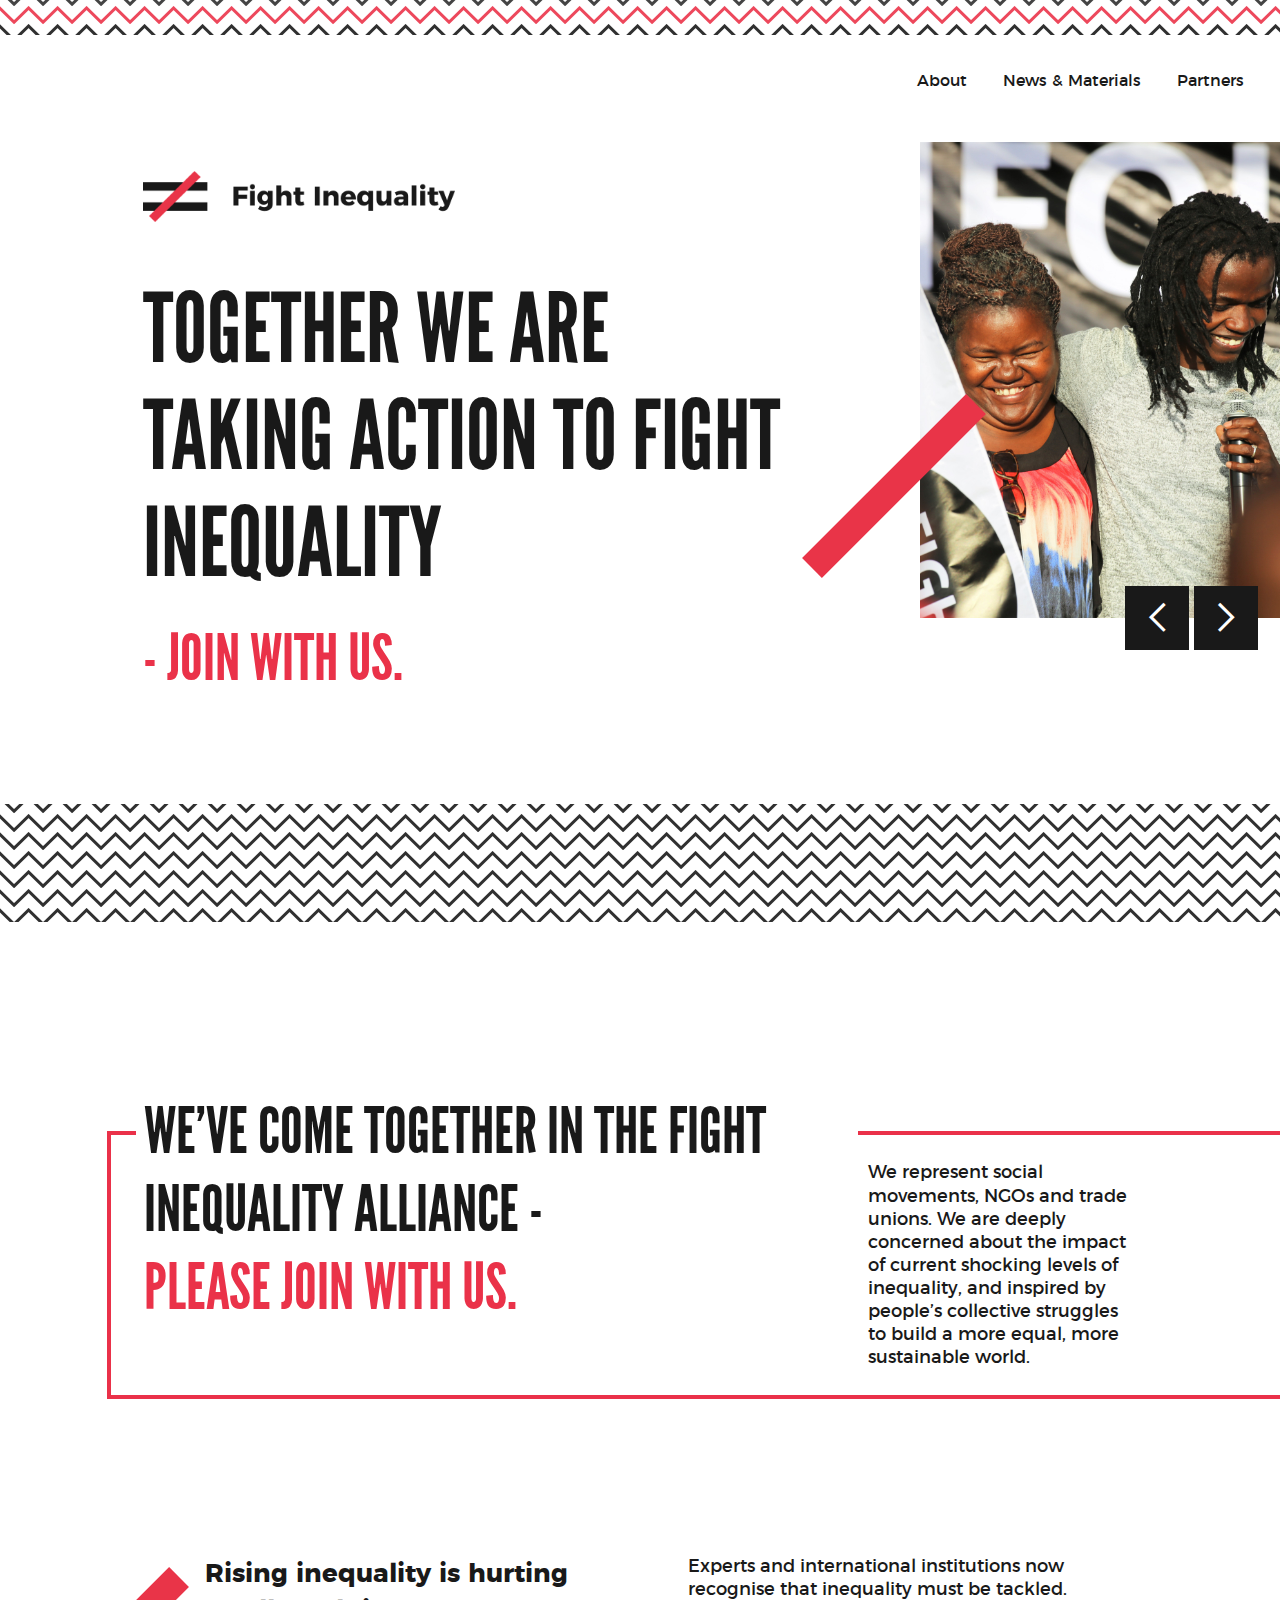
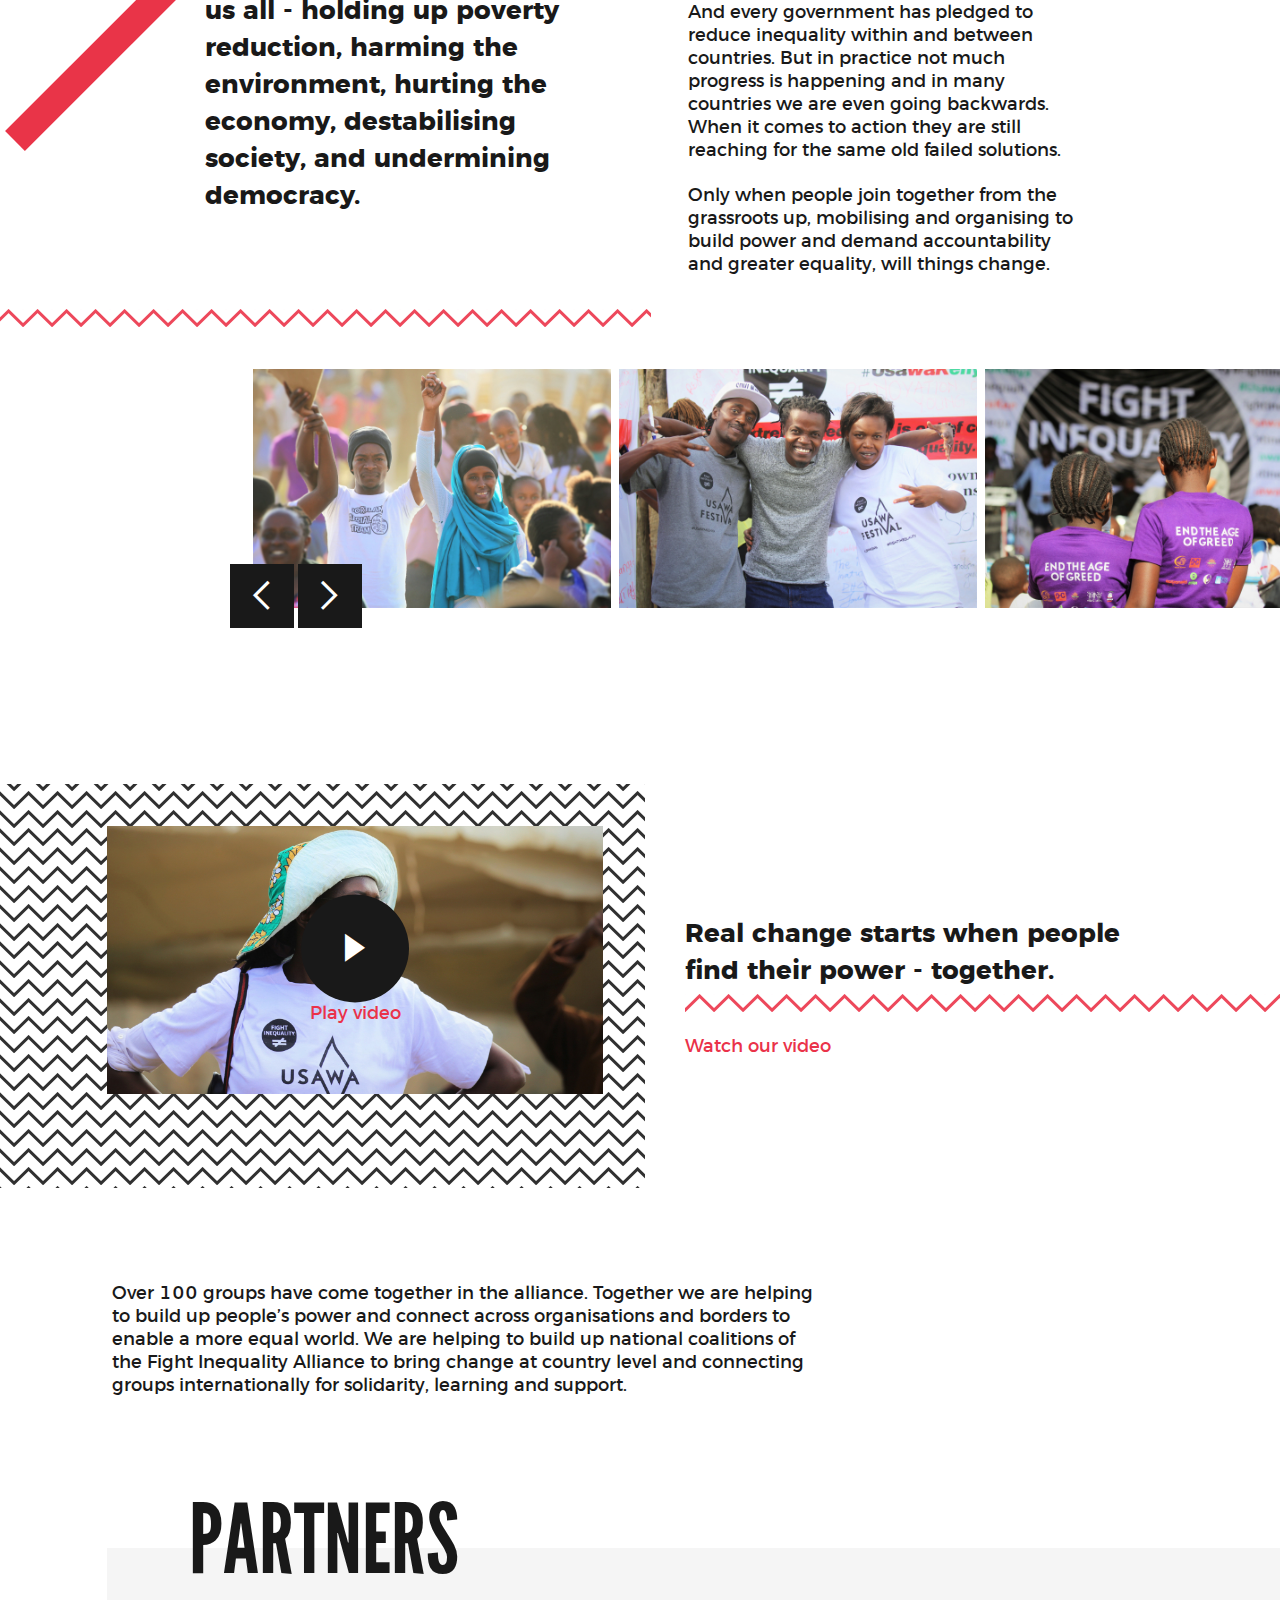
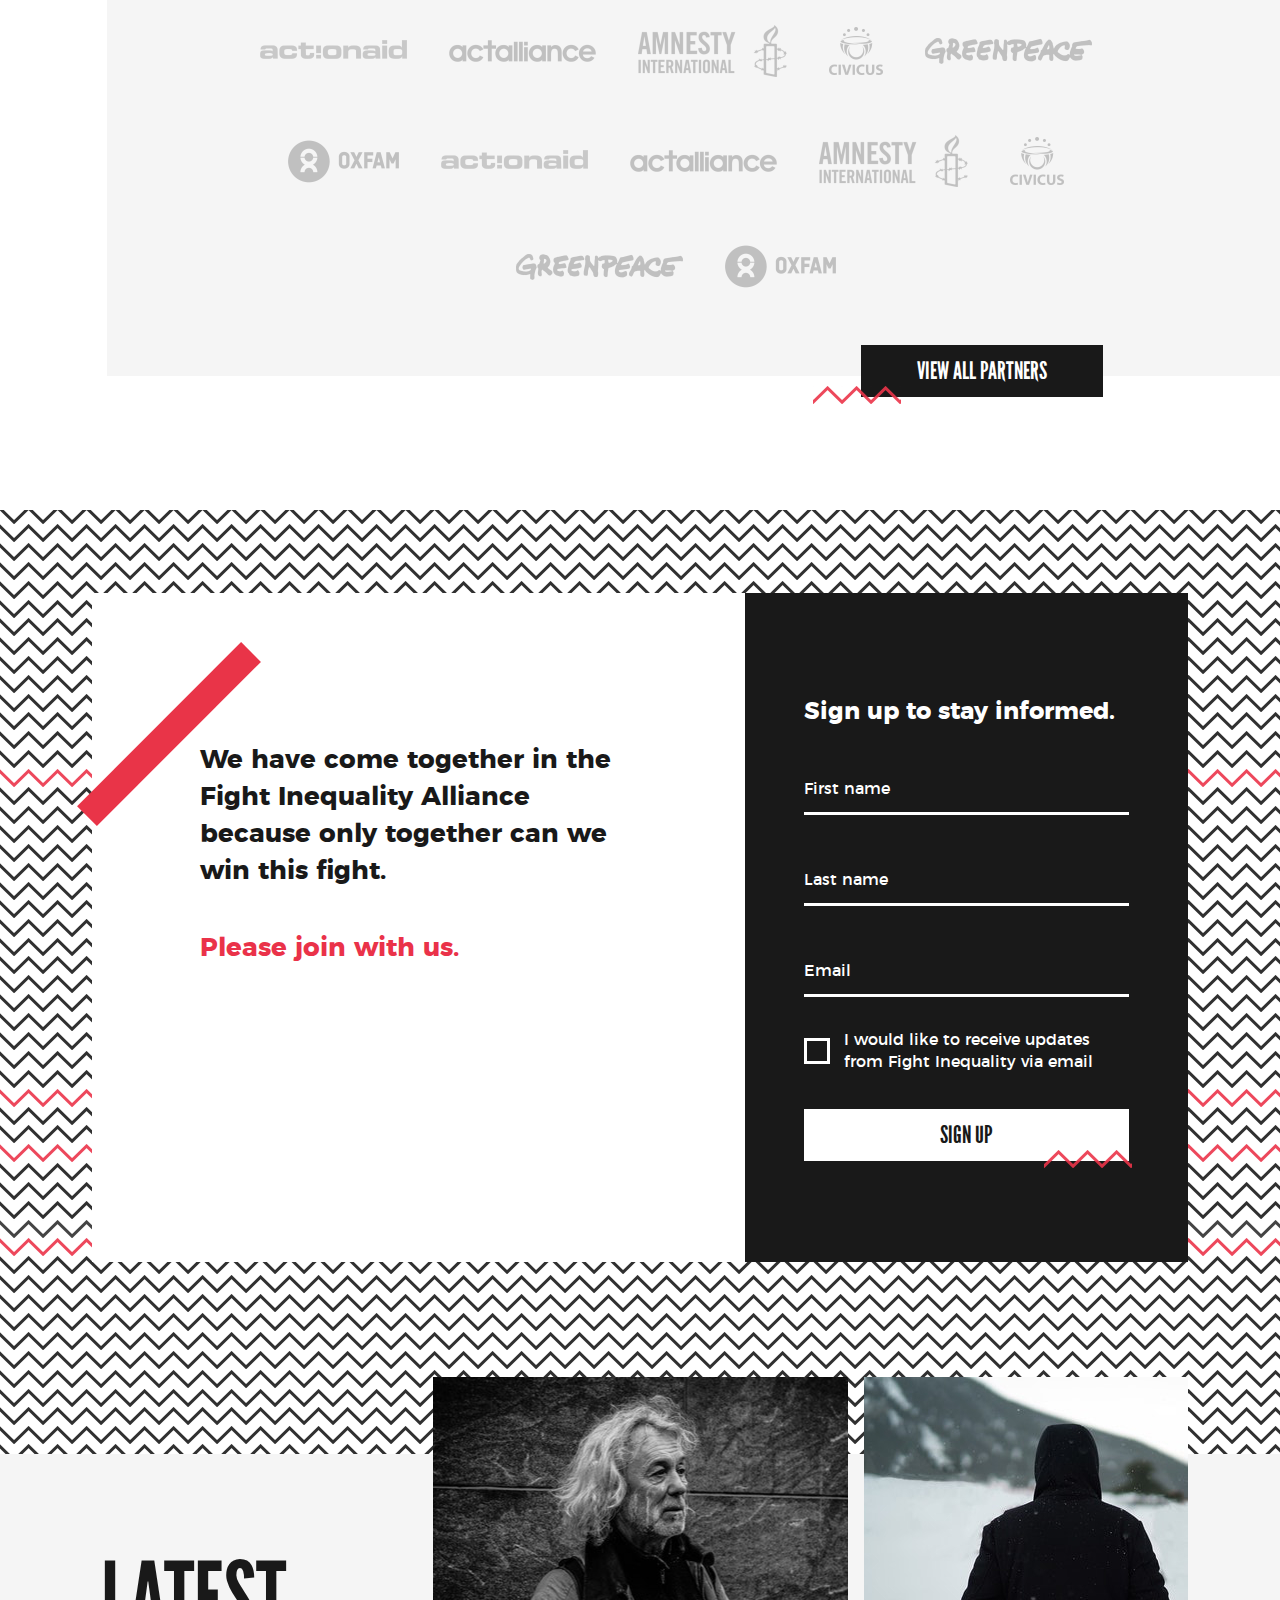
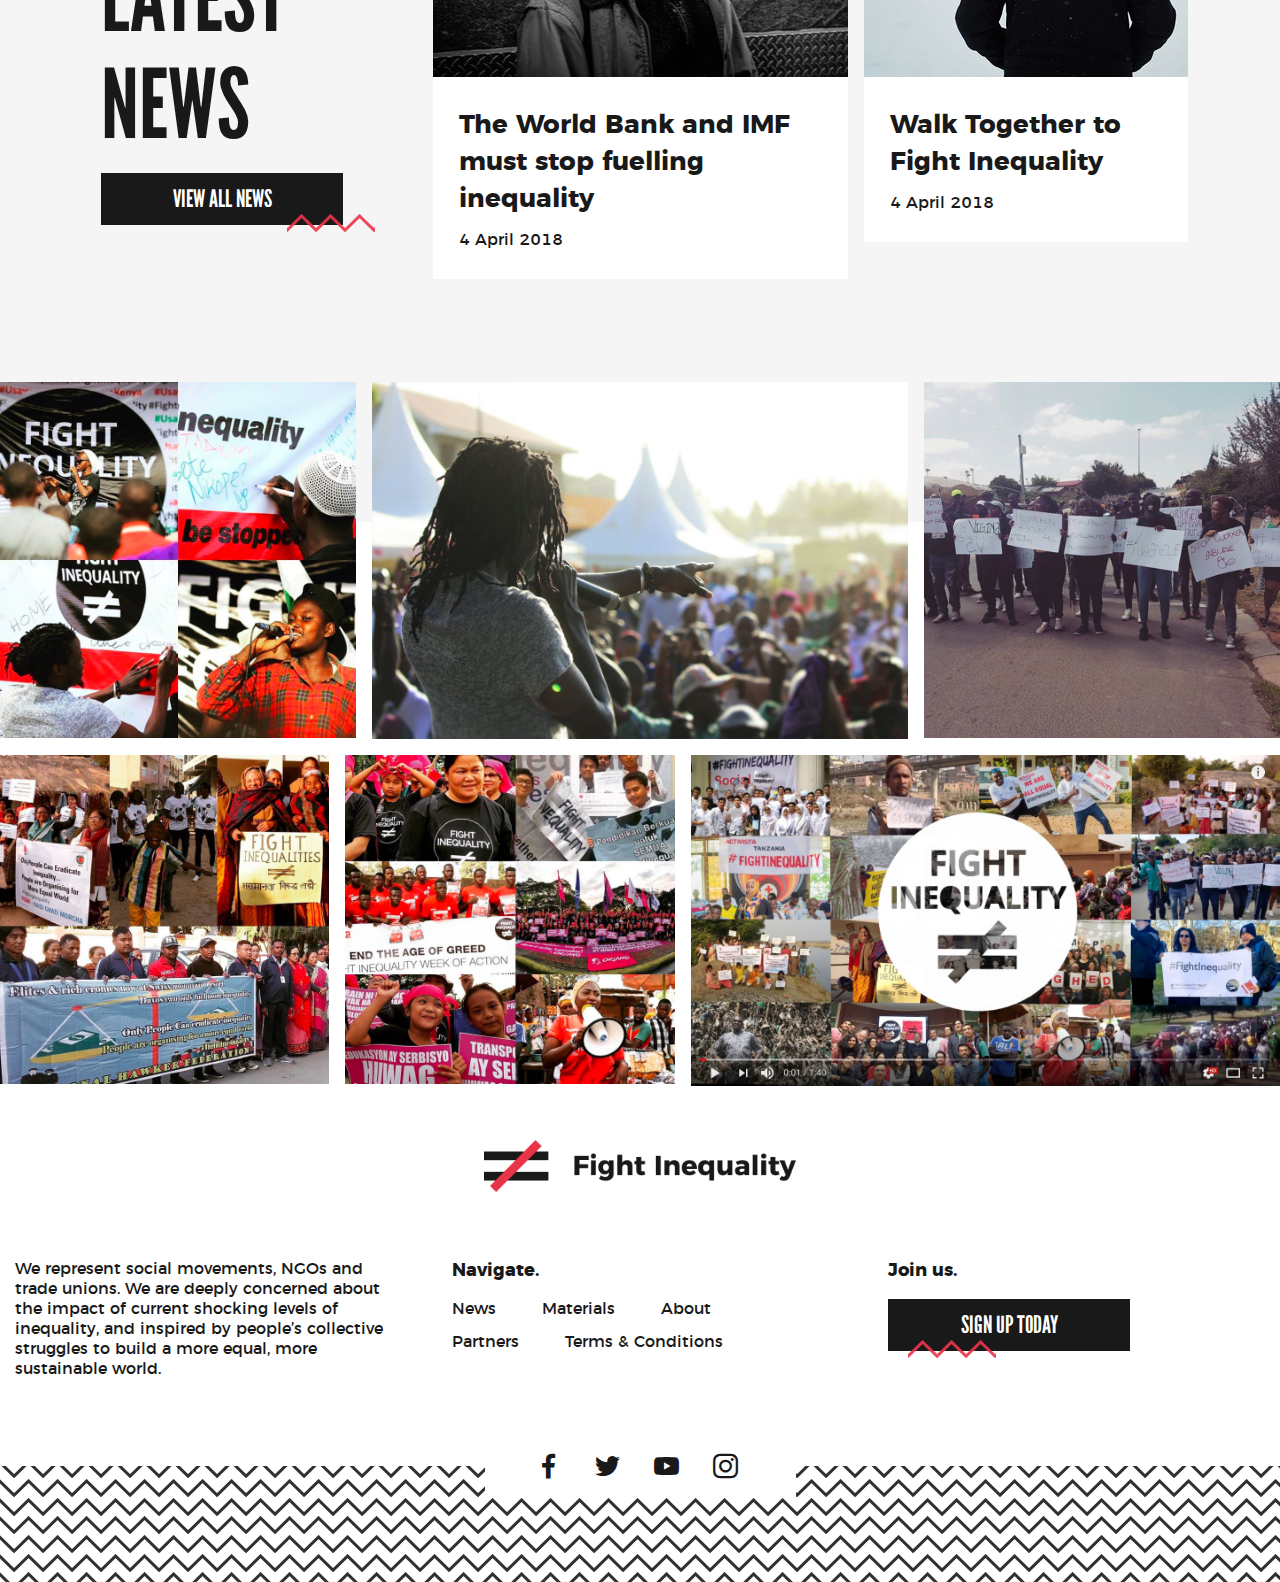
<file: index.html>
<!DOCTYPE html>
<html>
<head>
  <meta charset="utf-8">
  <meta name="viewport" content="width=device-width, initial-scale=1.0">
  <title>FightInequality</title>
  <!-- <link href="https://fonts.googleapis.com/css?family=Oswald" rel="stylesheet">  -->
  <link media="all" rel="stylesheet" href="css/main.css">
  <script src="http://ajax.googleapis.com/ajax/libs/jquery/3.2.1/jquery.min.js" defer></script>
  <script>window.jQuery || document.write('<script src="js/jquery-3.2.1.min.js" defer><\/script>')</script>
  <script src="js/jquery.main.js" defer></script>
</head>
<body>
  <div id="wrapper">
    <header id="header" class="home">
      <div class="container">
        <div class="logo hide"><a href="#"><img src="images/logo.png" alt="fight inequality"></a></div>
        <nav id="nav">
          <a href="#" class="nav-opener"><span></span></a>
          <div class="nav-drop">
            <ul>
              <li><a href="about.html">About</a></li>
              <li><a href="news.html">News &amp; Materials</a></li>
              <li><a href="partners.html">Partners</a></li>
            </ul>
          </div>
        </nav>
      </div>
    </header>
    <main id="main">
      <span class="bg-pattern"></span>
      <div class="visual-holder">
        <div class="container">
          <div class="text-holder">
            <div class="logo"><a href="/"><img src="images/logo.png" alt="Fight Inequality"></a></div>
            <div class="text-wrap">
              <h1>Together We Are Taking Action to fight inequality</h1>
              <h2><a href="#join">- Join With Us.</a></h2>
            </div>
          </div>
          <div class="carousel-holder">
            <div class="carousel">
              <div>
                <img src="images/img01.jpg" alt="img-description">
              </div>
              <div>
                <img src="images/img01.jpg" alt="img-description">
              </div>
              <div>
                <img src="images/img01.jpg" alt="img-description">
              </div>
            </div>
            <span class="brand-element"></span>
          </div>
        </div>
      </div>
      <div class="intro-block">
        <div class="container">
          <div class="text-holder">
            <div class="align-l">
              <h2>We’ve come together in the Fight Inequality Alliance -<br><a href="#join">please join with us.</a></h2>
            </div>
            <div class="align-r">
              <p>We represent social movements, NGOs and trade unions. We are deeply concerned about the impact of current shocking levels of inequality, and inspired by people’s collective struggles to build a more equal, more sustainable world. </p>
            </div>
          </div>
        </div>
      </div>
      <div class="info-block">
        <div class="container">
          <span class="brand-element"></span>
          <div class="text-holder">
            <div class="align-l">
              <strong class="title">Rising inequality is hurting us all - holding up poverty reduction, harming the environment, hurting the economy, destabilising society, and undermining democracy.</strong>
            </div>
            <div class="align-r">
              <p>Experts and international institutions now recognise that inequality must be tackled. And every government has pledged to reduce inequality within and between countries. But in practice not much progress is happening and in many countries we are even going backwards. When it comes to action they are still reaching for the same old failed solutions. </p>
              <p>Only when people join together from the grassroots up, mobilising and organising to build power and demand accountability and greater equality, will things change.</p>
            </div>
          </div>
          <div class="carousel-wrapper">
            <div class="carousel-steps">
              <div><img src="images/img02.jpg" alt="img-description"></div>
              <div><img src="images/img03.jpg" alt="img-description"></div>
              <div><img src="images/img04.jpg" alt="img-description"></div>
              <div><img src="images/img02.jpg" alt="img-description"></div>
              <div><img src="images/img03.jpg" alt="img-description"></div>
              <div><img src="images/img04.jpg" alt="img-description"></div>
            </div>
          </div>
        </div>
      </div>
      <div class="video-block">
        <div class="container">
          <div class="video-holder">
            <img src="images/img05.jpg" alt="img-description">
            <a href="" class="play-hold">
              <span class="btn-play"><i class="icon-play"></i></span>
              <span class="play-text">Play video</span>
            </a>
          </div>
          <div class="text-holder">
            <strong class="title">Real change starts when people find their power - together.</strong>
            <a href="#">Watch our video</a>
          </div>
        </div>
        <div class="container">
          <div class="text-wrap">
            <p>Over 100 groups have come together in the alliance. Together we are helping to build up people’s power and connect across organisations and borders to enable a more equal world. We are helping to build up national coalitions of the Fight Inequality Alliance to bring change at country level and connecting groups internationally for solidarity, learning and support.</p>
          </div>
        </div>
      </div>
      <div class="partners-block">
        <div class="container">
          <div class="partners-list-holder">
            <h1>Partners</h1>
            <ul>
              <li><a href="#"><img src="images/actionaid-logo.png" alt="actionaid"></a></li>
              <li><a href="#"><img src="images/actallliance-logo.png" alt="actalliance"></a></li>
              <li><a href="#"><img src="images/amnesty-international-logo.png" alt="amnesty international"></a></li>
              <li><a href="#"><img src="images/civicus-logo.png" alt="civicus"></a></li>
              <li><a href="#"><img src="images/greenpeace-logo.png" alt="greenpeace"></a></li>
              <li><a href="#"><img src="images/oxfam-logo.png" alt="oxfam"></a></li>
              <li><a href="#"><img src="images/actionaid-logo.png" alt="actionaid"></a></li>
              <li><a href="#"><img src="images/actallliance-logo.png" alt="actalliance"></a></li>
              <li><a href="#"><img src="images/amnesty-international-logo.png" alt="amnesty international"></a></li>
              <li><a href="#"><img src="images/civicus-logo.png" alt="civicus"></a></li>
              <li><a href="#"><img src="images/greenpeace-logo.png" alt="greenpeace"></a></li>
              <li><a href="#"><img src="images/oxfam-logo.png" alt="oxfam"></a></li>
            </ul>
            <a href="#" class="btn">View all partners</a>
          </div>
        </div>
      </div>
      <div class="form-holder">
        <div class="container">
          <div class="text-holder">
            <span class="brand-element"></span>
            <strong class="title">We have come together in the Fight Inequality Alliance because only together can we win this fight.</strong>
            <a href="#">Please join with us.</a>
          </div>
          <a name="join"></a>
          <form action="//oxfam.us10.list-manage.com/subscribe/post?u=6ff34cdb82f2deea62099cee1&amp;id=e1df19c49c" method="post" id="mc-embedded-subscribe-form" name="mc-embedded-subscribe-form" class="validate signup-form" target="_blank" novalidate="novalidate">
            <fieldset>
              <strong class="form-title">Sign up to stay informed.</strong>
              <div class="input-row">
                <input class="required" type="text" placeholder="First name" name="FNAME" id="mce-FNAME" aria-required="true">
              </div>
              <div class="input-row">
                <input class="required" type="text" placeholder="Last name" name="LNAME" id="mce-LNAME" aria-required="true">
              </div>
              <div class="input-row">
                <input type="email" placeholder="Email" name="EMAIL" id="mce-EMAIL" aria-required="true">
              </div>
              <div class="checkbox-wrap">
                <div class="fake-checkbox">
                  <input type="checkbox" id="subscribe-check">
                  <label for="subscribe-check">I would like to receive updates from Fight Inequality via email</label>
                </div>
              </div>
              <div id="mce-responses" class="clear">
                <div class="response" id="mce-error-response" style="display:none"></div>
                <div class="response" id="mce-success-response" style="display:none"></div>
              </div>
              <div style="position: absolute; left: -5000px;" aria-hidden="true">
                <input type="text" name="b_6ff34cdb82f2deea62099cee1_e1df19c49c" tabindex="-1" value="">
              </div>
              <button type="submit" class="btn btn-white">sign up</button>
            </fieldset>
          </form>
        </div>
      </div>
      <div class="news-block">
        <div class="container">
          <div class="text-block">
            <h1>LATEST NEWS</h1>
            <a href="news.html" class="btn">View all news</a>
          </div>
          <div class="news-columns">
            <div class="news-col">
              <div class="img-holder" style="background-image: url(images/img06.jpg);">
              </div>
              <div class="text-holder">
                <strong class="title"><a href="#">The World Bank and IMF must stop fuelling inequality</a></strong>
                <time datetime="2018-04-04">4 April 2018</time>
              </div>
            </div>
            <div class="news-col col-1">
              <div class="img-holder" style="background-image: url(images/img07.jpg);">
              </div>
              <div class="text-holder">
                <strong class="title"><a href="#">Walk Together to Fight Inequality</a></strong>
                <time datetime="2018-04-04">4 April 2018</time>
              </div>
            </div>
          </div>
        </div>
      </div>
      <div class="juicer-feed-block">
        <div class="columns-holder">
          <div class="col col-2">
            <a href="#"><img src="images/img08.jpg" alt="img-description"></a>
          </div>
          <div class="col col-3">
            <a href="#"><img src="images/img09.jpg" alt="img-description"></a>
          </div>
          <div class="col col-2">
            <a href="#"><img src="images/img10.jpg" alt="img-description"></a>
          </div>
          <div class="col">
            <a href="#"><img src="images/img11.jpg" alt="img-description"></a>
          </div>
          <div class="col">
            <a href="#"><img src="images/img12.jpg" alt="img-description"></a>
          </div>
          <div class="col col-4">
            <a href="#"><img src="images/img13.jpg" alt="img-description"></a>
          </div>
        </div>
      </div>
    </main>
    <footer id="footer">
      <div class="container">
        <div class="logo">
          <a href="#">
            <img src="images/logo.png" alt="fight inequality">
          </a>
        </div>
        <div class="meta-columns">
          <div class="col">
            <div class="text-holder">
              <p>We represent social movements, NGOs and trade unions. We are deeply concerned about the impact of current shocking levels of inequality, and inspired by people’s collective struggles to build a more equal, more sustainable world. </p>
            </div>
          </div>
          <div class="col">
            <nav class="footer-nav">
              <strong class="footer-title">Navigate.</strong>
              <ul>
                <li><a href="news.html">News</a></li>
                <li><a href="news.html#materials">Materials</a></li>
                <li><a href="about.html">About</a></li>
                <li><a href="partners.html">Partners</a></li>
                <li><a href="terms.html">Terms &amp; Conditions</a></li>
              </ul>
            </nav>
          </div>
          <div class="col">
            <strong class="footer-title">Join us.</strong>
            <a href="#join" class="btn">sign up today</a>
          </div>
        </div>
        <ul class="social-networks">
          <li><a href="https://www.facebook.com/fightinequalityalliance/"><i class="icon-facebook"></i></a></li>
          <li><a href="https://twitter.com/fightinequalit1"><i class="icon-twitter"></i></a></li>
          <li><a href="https://www.youtube.com/channel/UC8_1aBWxRP4c-Kv-Yv3sYtA"><i class="icon-youtube"></i></a></li>
          <li><a href="https://www.instagram.com/explore/tags/fightinequality/"><i class="icon-instagram"></i></a></li>
        </ul>
      </div>
    </footer>
  </div>
<script type='text/javascript' src='//s3.amazonaws.com/downloads.mailchimp.com/js/mc-validate.js'></script>
<script type='text/javascript'>
(function($) { window.fnames = new Array();window.ftypes = new Array(); fnames[0] = 'EMAIL'; ftypes[0] = 'email'; fnames[1] = 'FNAME'; ftypes[1] = 'text'; fnames[2] = 'LNAME'; ftypes[2] = 'text';
  }(jQuery)); var $mcj = jQuery.noConflict(true);
</script>
</body>
</html>
</file>
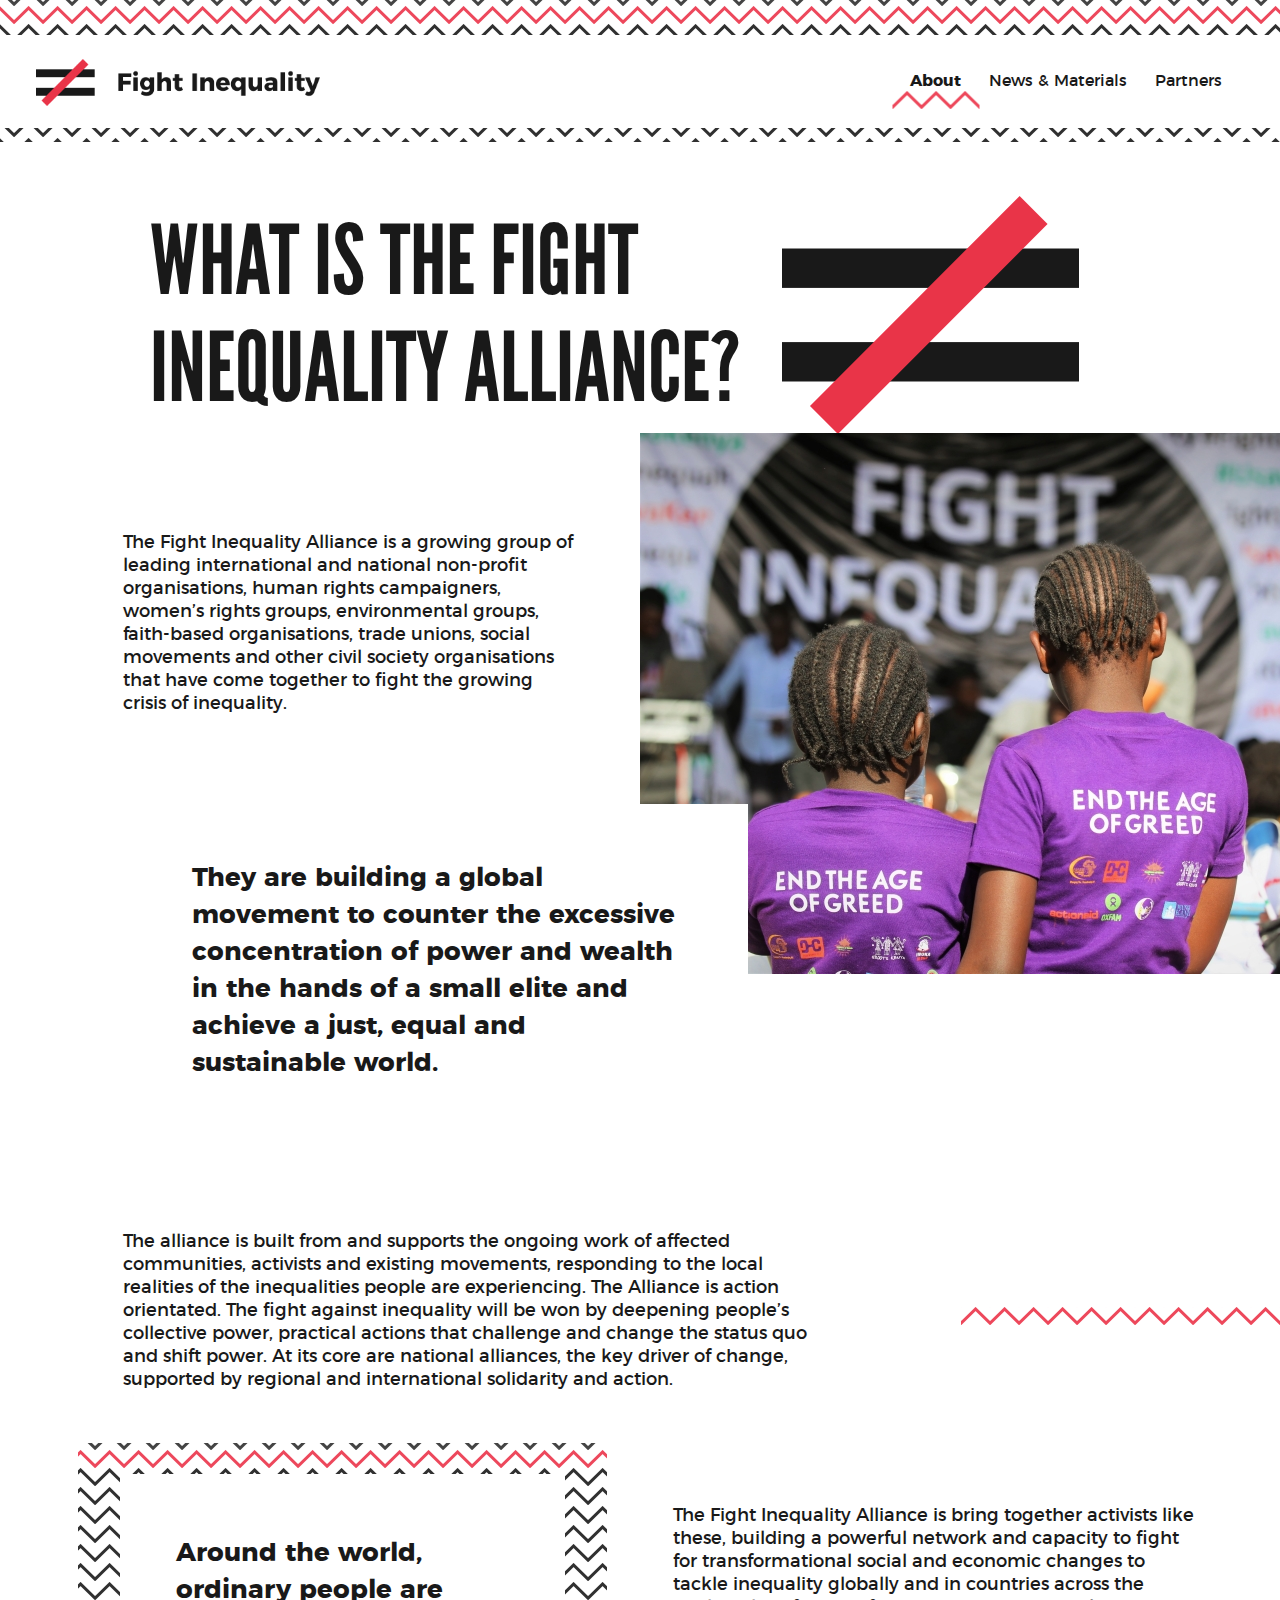
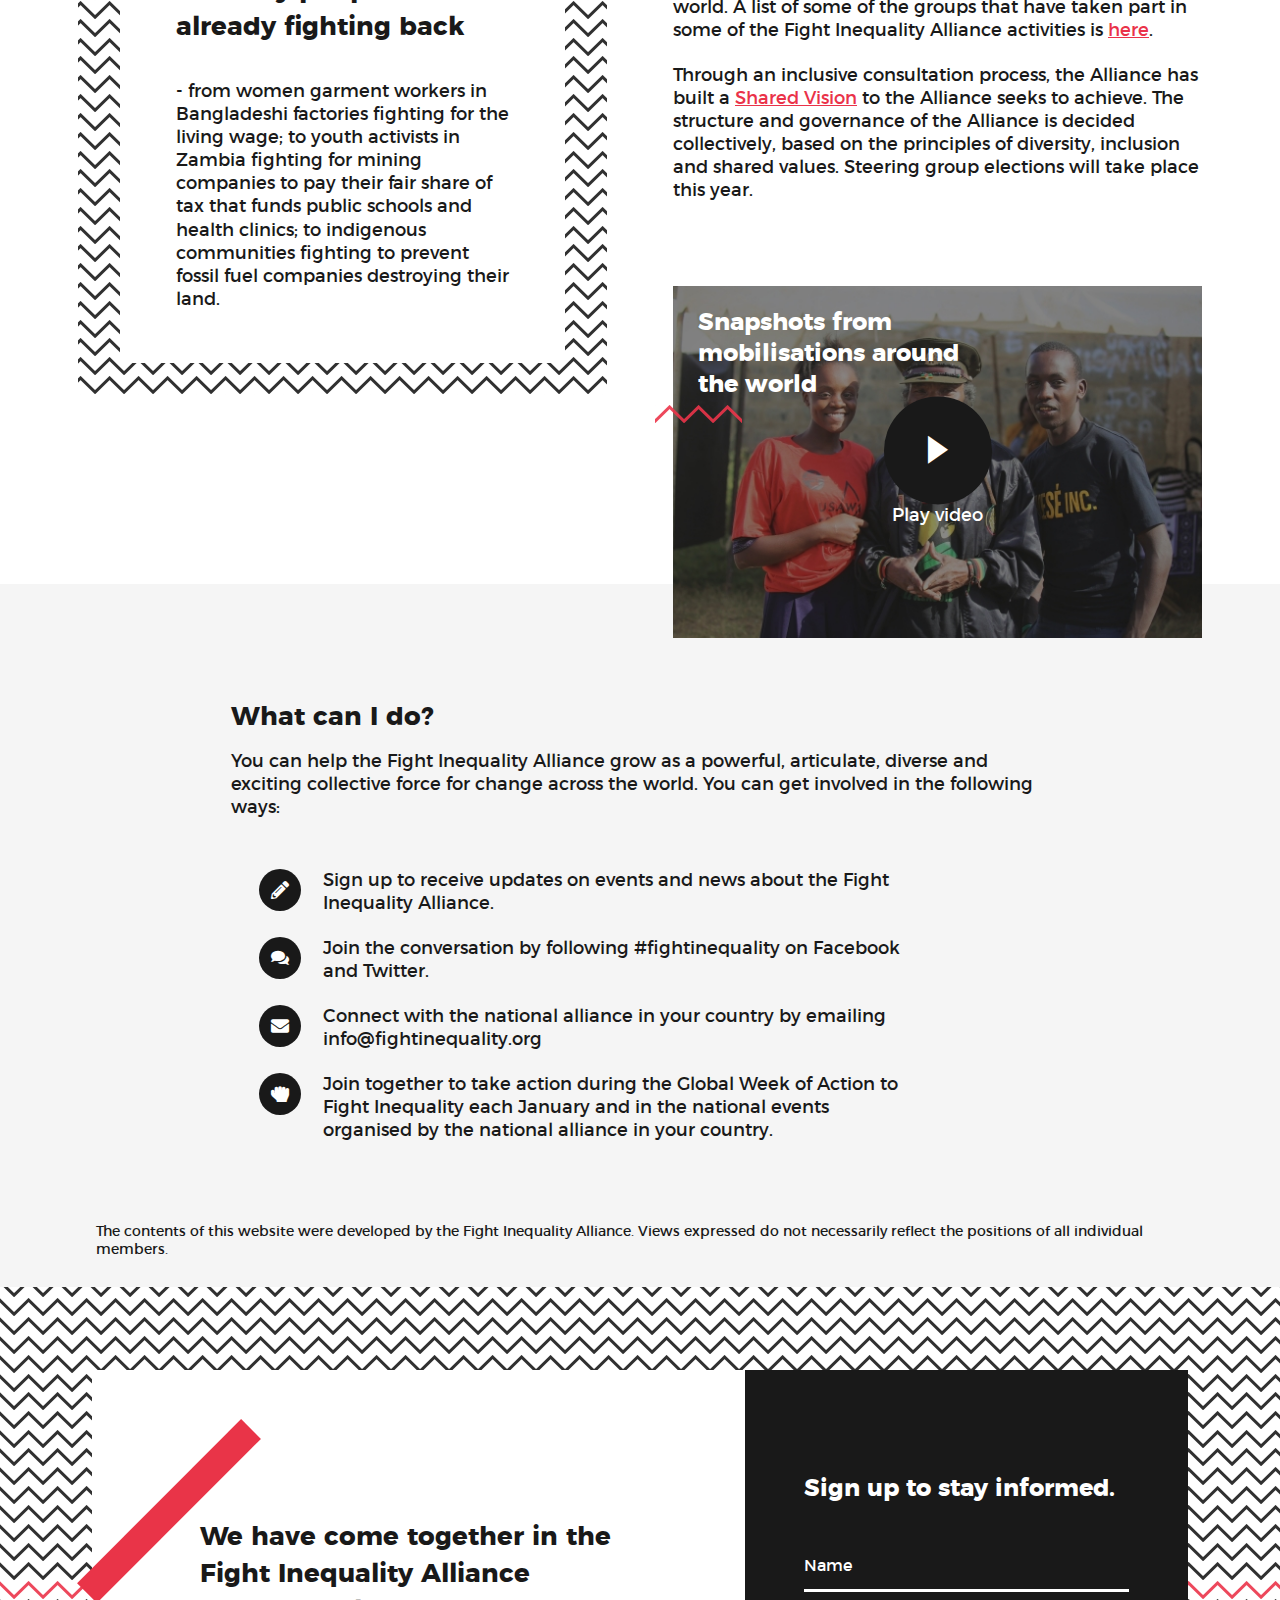
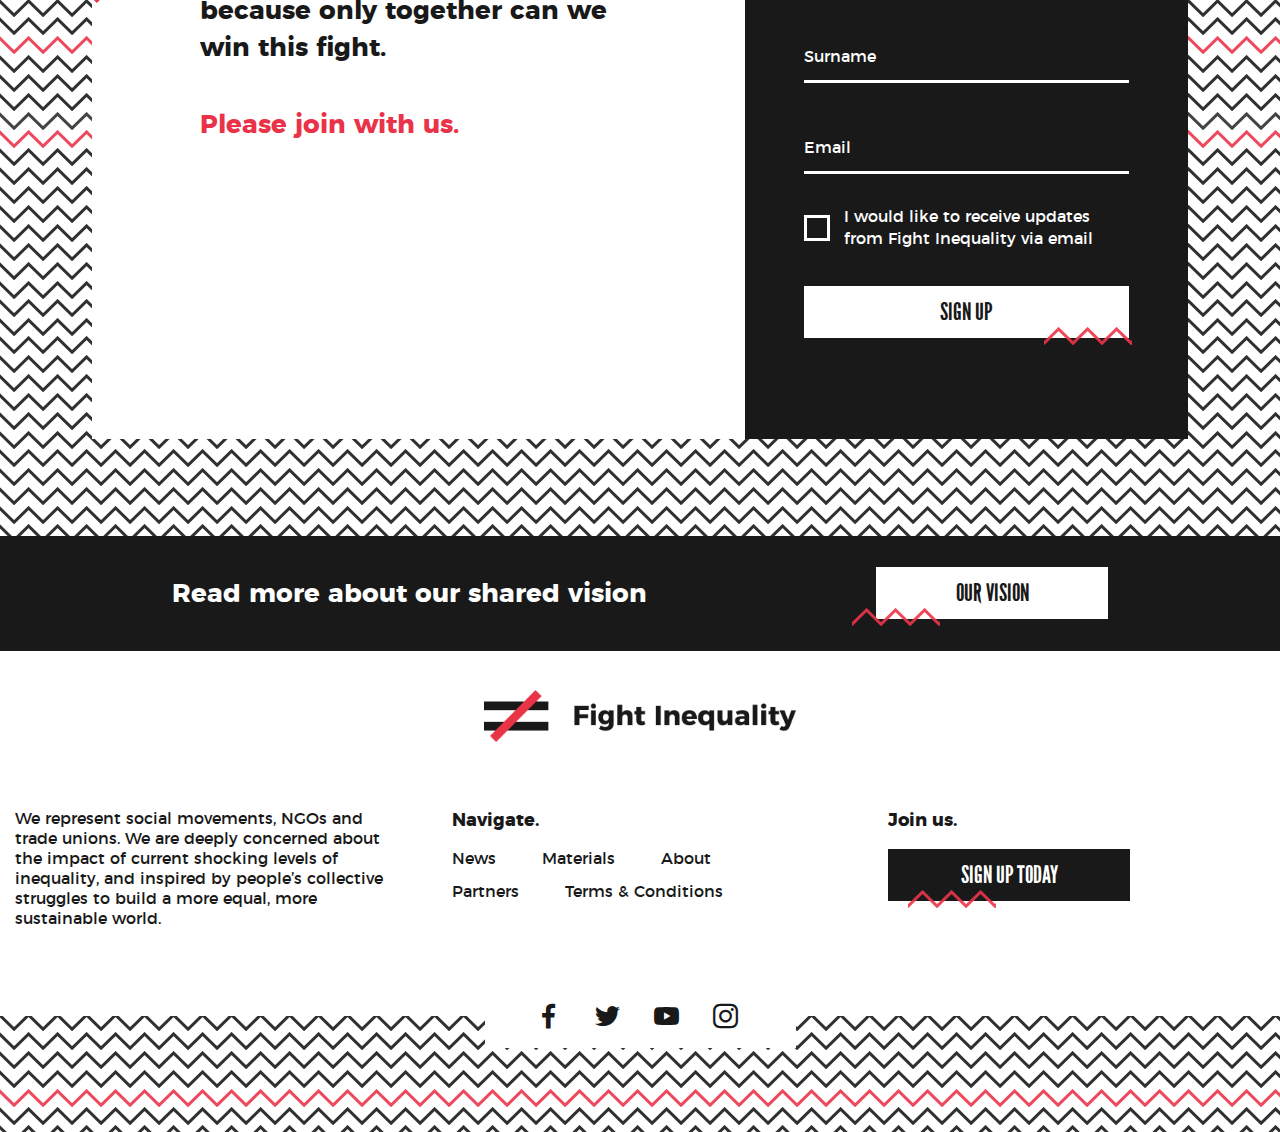
<file: about.html>
<!DOCTYPE html>
<html>
<head>
  <meta charset="utf-8">
  <meta name="viewport" content="width=device-width, initial-scale=1.0">
  <title>FightInequality</title>
  <link href="https://fonts.googleapis.com/css?family=Oswald" rel="stylesheet">
  <link media="all" rel="stylesheet" href="css/main.css">
  <script src="http://ajax.googleapis.com/ajax/libs/jquery/3.2.1/jquery.min.js" defer></script>
  <script>window.jQuery || document.write('<script src="js/jquery-3.2.1.min.js" defer><\/script>')</script>
  <script src="js/jquery.main.js" defer></script>
</head>
<body>
  <div id="wrapper">
    <header id="header">
      <div class="container">
        <div class="logo"><a href="#"><img src="images/logo.png" alt="fight inequality"></a></div>
        <nav id="nav">
          <a href="#" class="nav-opener"><span></span></a>
          <div class="nav-drop">
            <ul>
              <li><a href="#" class="active">About</a></li>
              <li><a href="#">News &amp; Materials</a></li>
              <li><a href="#">Partners</a></li>
            </ul>
          </div>
        </nav>
      </div>
    </header>
    <main id="main">
      <span class="bg-pattern"></span>
      <div class="page-title">
        <div class="container">
          <div class="text-holder">
            <h1>What is the Fight Inequality Alliance?</h1>
          </div>
          <div class="img-holder">
            <img src="images/logo-mark.png" alt="img-description">
          </div>
        </div>
      </div>
      <div class="about-block">
        <div class="container">
          <div class="description-block">
            <span class="description">The Fight Inequality Alliance is a growing group of leading international and national non-profit organisations, human rights campaigners, women’s rights groups, environmental groups, faith-based organisations, trade unions, social movements and other civil society organisations that have come together to fight the growing crisis of inequality. </span>
            <div class="img-holder">
              <img src="images/img14.jpg" alt="img-description">
            </div>
          </div>
          <div class="highlight-text">
            <strong class="title">They are building a global movement to counter the excessive concentration of power and wealth in the hands of a small elite and achieve a just, equal and sustainable world.</strong>
          </div>
          <span class="text-info">The alliance is built from and supports the ongoing work of affected communities, activists and existing movements, responding to the local realities of the inequalities people are experiencing. The Alliance is action orientated. The fight against inequality will be won by deepening people’s collective power, practical actions that challenge and change the status quo and shift power. At its core are national alliances, the key driver of change, supported by regional and international solidarity and action.</span>
        </div>
      </div>
      <div class="information-block">
        <div class="container">
          <div class="columns-holder">
            <div class="column">
              <div class="text-wrap">
                <strong class="title">Around the world, ordinary people are already fighting back</strong>
                <p> - from women garment workers in Bangladeshi factories fighting for the living wage; to youth activists in Zambia fighting for mining companies to pay their fair share of tax that funds public schools and health clinics; to indigenous communities fighting to prevent fossil fuel companies destroying their land.</p>
              </div>
            </div>
            <div class="column">
              <div class="text-holder">
                <p>The Fight Inequality Alliance is bring together activists like these, building a powerful network and capacity to fight for transformational social and economic changes to tackle inequality globally and in countries across the world. A list of some of the groups that have taken part in some of the Fight Inequality Alliance activities is <a href="#">here</a>.</p>
                <p>Through an inclusive consultation process, the Alliance has built a <a href="#">Shared Vision</a> to the Alliance seeks to achieve. The structure and governance of the Alliance is decided collectively, based on the principles of diversity, inclusion and shared values. Steering group elections will take place this year.</p>
              </div>
              <div class="video-holder">
                <strong class="caption">Snapshots from mobilisations around the world</strong>
                <img src="images/img15.jpg" alt="img-description">
                <a href="" class="play-hold">
                  <span class="btn-play"><i class="icon-play"></i></span>
                  <span class="play-text">Play video</span>
                </a>
              </div>
            </div>
          </div>
        </div>
      </div>
      <div class="help-block">
        <div class="container">
          <div class="list-holder">
            <strong class="title">What can I do?</strong>
            <p>You can help the Fight Inequality Alliance grow as a powerful, articulate, diverse and exciting collective force for change across the world. You can get involved in the following ways:</p>
            <ul>
              <li><span class="icon-holder"><i class="icon-pen"></i></span>Sign up to receive updates on events and news about the Fight Inequality Alliance.</li>
              <li><span class="icon-holder"><i class="icon-chat"></i></span>Join the conversation by following #fightinequality on <a href="#">Facebook</a> and <a href="#">Twitter</a>.</li>
              <li><span class="icon-holder"><i class="icon-envelope"></i></span>Connect with the national alliance in your country by emailing <a href="mailto:&#105;&#110;&#102;&#111;&#064;&#102;&#105;&#103;&#104;&#116;&#105;&#110;&#101;&#113;&#117;&#097;&#108;&#105;&#116;&#121;&#046;&#111;&#114;&#103;">&#105;&#110;&#102;&#111;&#064;&#102;&#105;&#103;&#104;&#116;&#105;&#110;&#101;&#113;&#117;&#097;&#108;&#105;&#116;&#121;&#046;&#111;&#114;&#103;</a></li>
              <li><span class="icon-holder"><i class="icon-fist"></i></span>Join together to take action during the Global Week of Action to Fight Inequality each January and in the national events organised by the national alliance in your country. </li>
            </ul>
          </div>
          <span class="note">The contents of this website were developed by the <a href="#">Fight Inequality Alliance</a>. Views expressed do not necessarily reflect the positions of all individual members.</span>
        </div>
      </div>
      <div class="form-holder">
        <div class="container">
          <div class="text-holder">
            <span class="brand-element"></span>
            <strong class="title">We have come together in the Fight Inequality Alliance because only together can we win this fight.</strong>
            <a href="#">Please join with us.</a>
          </div>
          <form action="#" class="signup-form">
            <fieldset>
              <strong class="form-title">Sign up to stay informed.</strong>
              <div class="input-row">
                <input type="text" placeholder="Name">
              </div>
              <div class="input-row">
                <input type="text" placeholder="Surname">
              </div>
              <div class="input-row">
                <input type="email" placeholder="Email">
              </div>
              <div class="checkbox-wrap">
                <div class="fake-checkbox">
                  <input type="checkbox" id="subscribe-check">
                  <label for="subscribe-check">I would like to receive updates from Fight Inequality via email</label>
                </div>
              </div>
              <button type="submit" class="btn btn-white">sign up</button>
            </fieldset>
          </form>
        </div>
      </div>
      <div class="highlight-block">
        <div class="container">
          <strong class="title">Read more about our shared vision</strong>
          <a href="#" class="btn btn-white">our vision</a>
        </div>
      </div>
    </main>
    <footer id="footer">
      <div class="container">
        <div class="logo">
          <a href="#">
            <img src="images/logo.png" alt="fight inequality">
          </a>
        </div>
        <div class="meta-columns">
          <div class="col">
            <div class="text-holder">
              <p>We represent social movements, NGOs and trade unions. We are deeply concerned about the impact of current shocking levels of inequality, and inspired by people’s collective struggles to build a more equal, more sustainable world. </p>
            </div>
          </div>
          <div class="col">
            <nav class="footer-nav">
              <strong class="footer-title">Navigate.</strong>
              <ul>
                <li><a href="news.html">News</a></li>
                <li><a href="news.html#materials">Materials</a></li>
                <li><a href="about.html">About</a></li>
                <li><a href="partners.html">Partners</a></li>
                <li><a href="terms.html">Terms &amp; Conditions</a></li>
              </ul>
            </nav>
          </div>
          <div class="col">
            <strong class="footer-title">Join us.</strong>
            <a href="index.html#join" class="btn">sign up today</a>
          </div>
        </div>
        <ul class="social-networks">
          <li><a href="https://www.facebook.com/fightinequalityalliance/"><i class="icon-facebook"></i></a></li>
          <li><a href="https://twitter.com/fightinequalit1"><i class="icon-twitter"></i></a></li>
          <li><a href="https://www.youtube.com/channel/UC8_1aBWxRP4c-Kv-Yv3sYtA"><i class="icon-youtube"></i></a></li>
          <li><a href="https://www.instagram.com/explore/tags/fightinequality/"><i class="icon-instagram"></i></a></li>
        </ul>
      </div>
    </footer>
  </div>
</body>
</html>
</file>
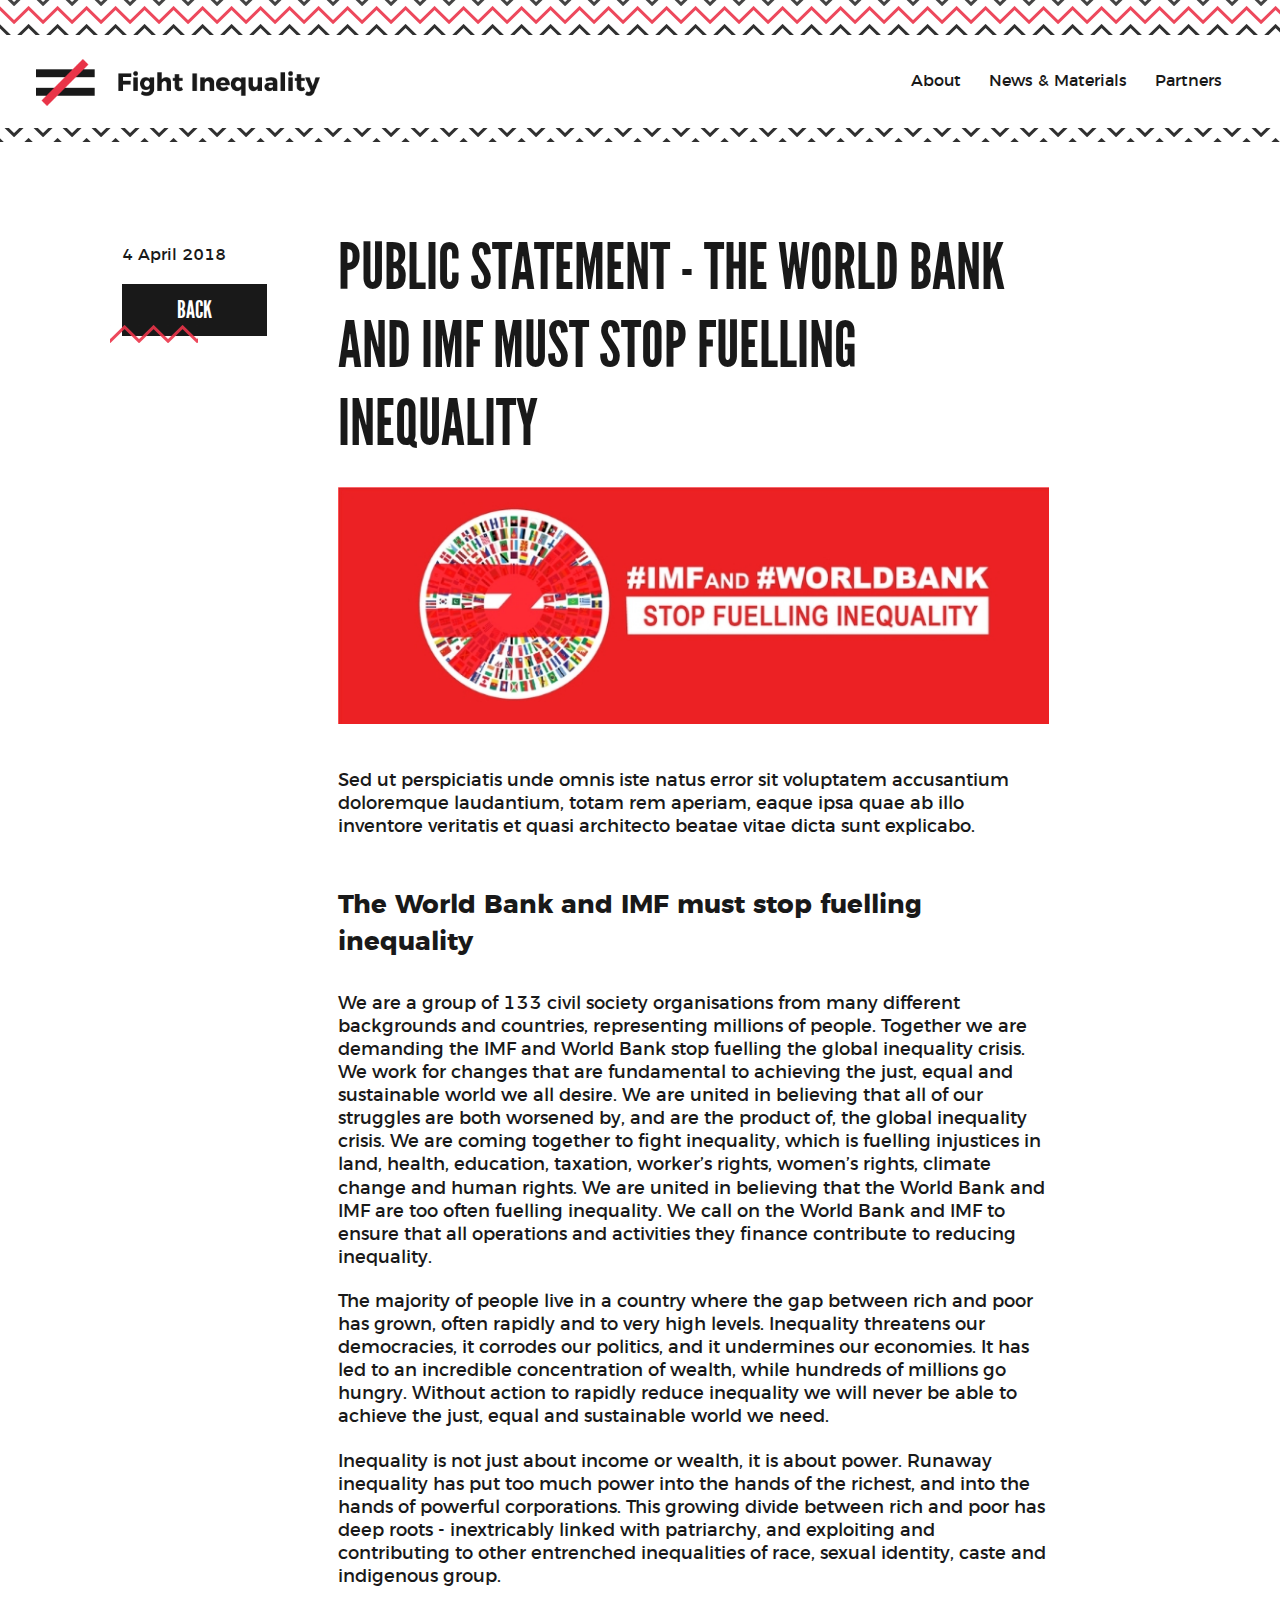
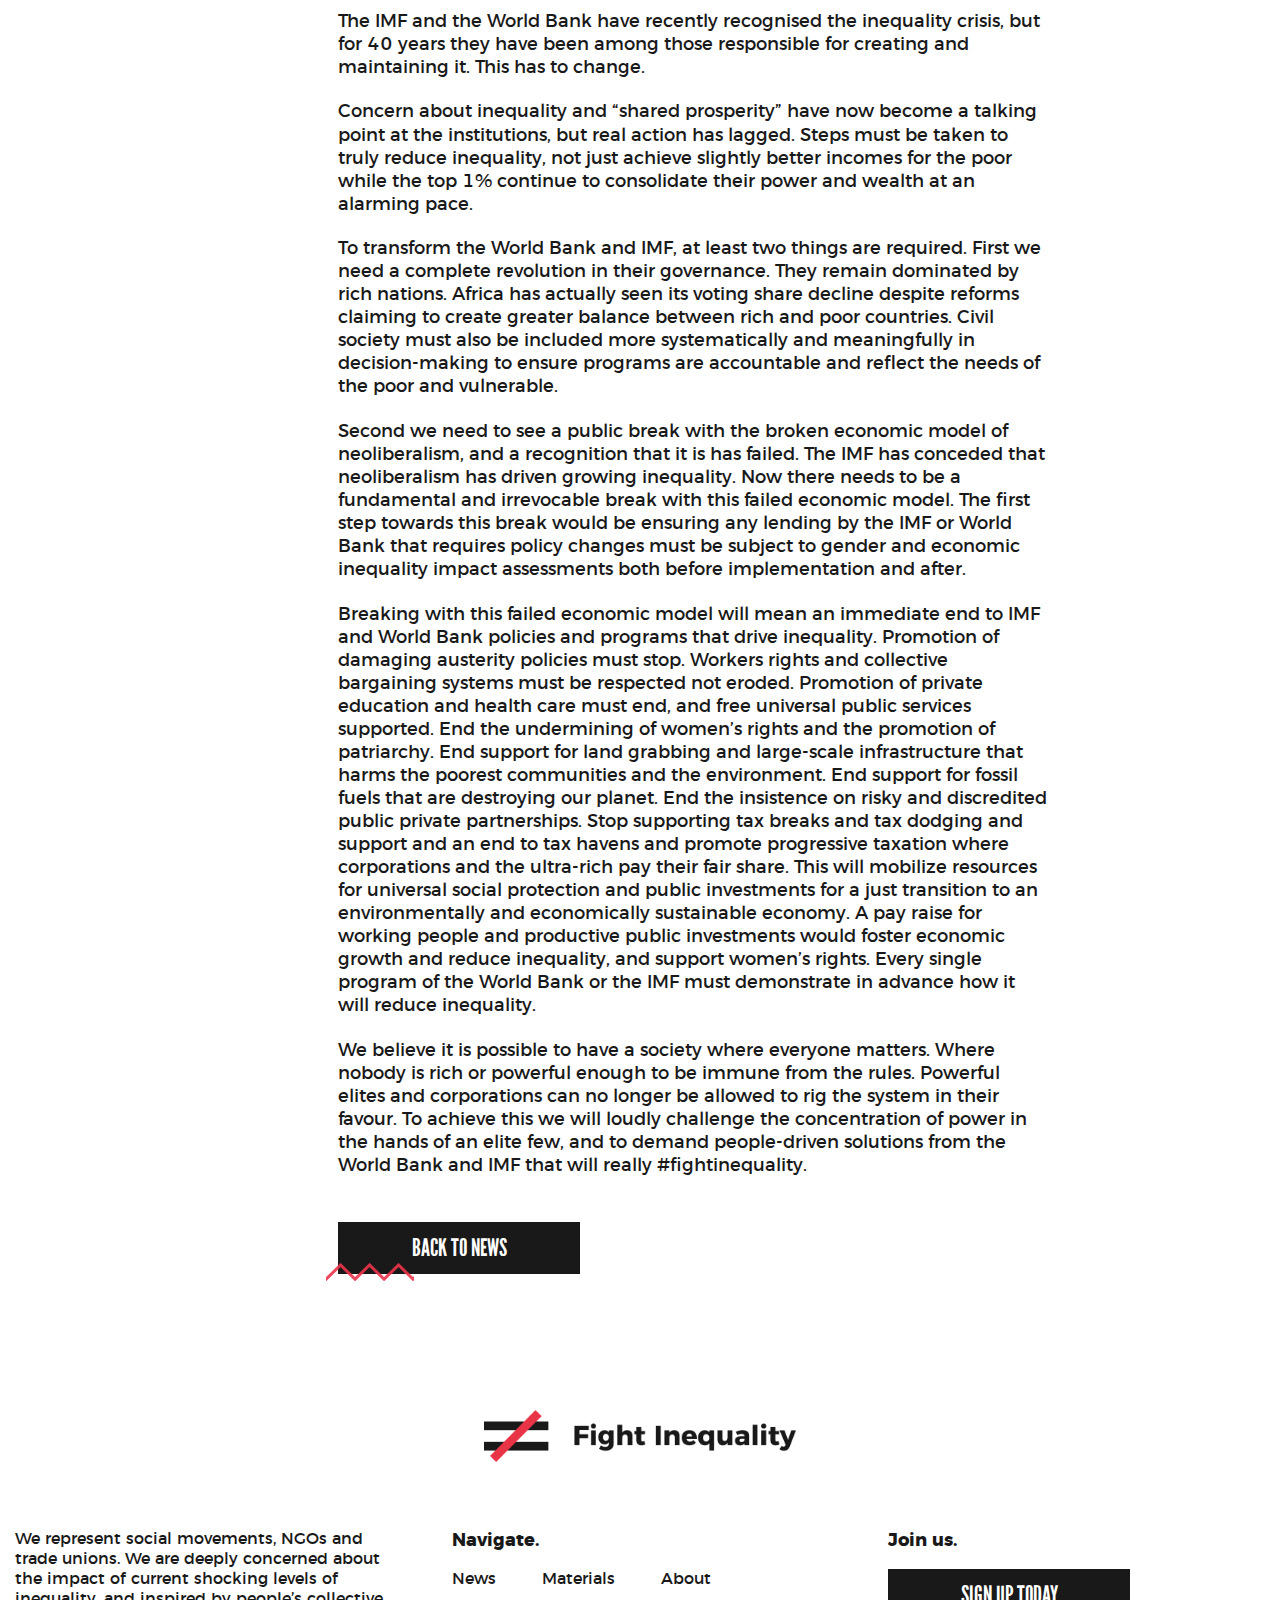
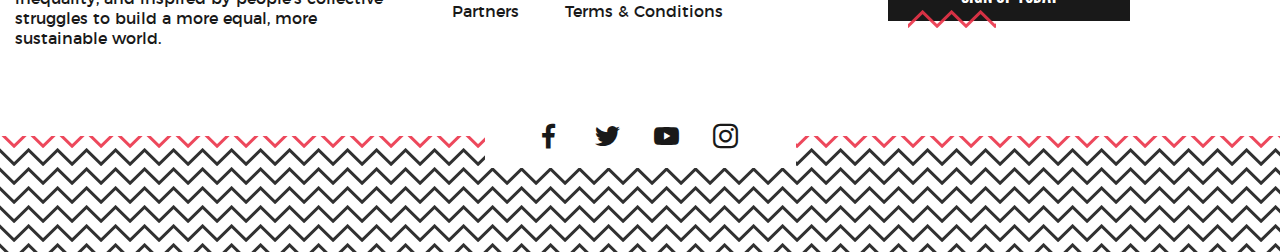
<file: news-post.html>
<!DOCTYPE html>
<html>
<head>
  <meta charset="utf-8">
  <meta name="viewport" content="width=device-width, initial-scale=1.0">
  <title>FightInequality</title>
  <!-- <link href="https://fonts.googleapis.com/css?family=Oswald" rel="stylesheet">  -->
  <link media="all" rel="stylesheet" href="css/main.css">
  <script src="http://ajax.googleapis.com/ajax/libs/jquery/3.2.1/jquery.min.js" defer></script>
  <script>window.jQuery || document.write('<script src="js/jquery-3.2.1.min.js" defer><\/script>')</script>
  <script src="js/jquery.main.js" defer></script>
</head>
<body>
  <div id="wrapper">
    <header id="header">
      <div class="container">
        <div class="logo"><a href="#"><img src="images/logo.png" alt="fight inequality"></a></div>
        <nav id="nav">
          <a href="#" class="nav-opener"><span></span></a>
          <div class="nav-drop">
            <ul>
              <li><a href="vision.html">About</a></li>
              <li><a href="news.html">News &amp; Materials</a></li>
              <li><a href="partners.html">Partners</a></li>
            </ul>
          </div>
        </nav>
      </div>
    </header>
    <main id="main">
      <span class="bg-pattern"></span>
      <div class="block">
        <div class="container">
          <div id="twocolumns">
            <aside id="sidebar">
              <time datetime="2018-04-04">4 April 2018</time>
              <a href="#" class="btn">back</a>
            </aside>
            <div id="content">
              <div class="content-title">
                <h1 class="h2">Public Statement - The World Bank and IMF must stop fuelling inequality</h1>
                <div class="img-holder">
                  <img src="images/img19.jpg" alt="img-description">
                </div>
                <p>Sed ut perspiciatis unde omnis iste natus error sit voluptatem accusantium doloremque laudantium, totam rem aperiam, eaque ipsa quae ab illo inventore veritatis et quasi architecto beatae vitae dicta sunt explicabo. </p>
              </div>
              <div class="text-holder">
                <strong class="title">The World Bank and IMF must stop fuelling inequality</strong>
                <p>We are a group of 133 civil society organisations from many different backgrounds and countries, representing millions of people. Together we are demanding the IMF and World Bank stop fuelling the global inequality crisis. We work for changes that are fundamental to achieving the just, equal and sustainable world we all desire. We are united in believing that all of our struggles are both worsened by, and are the product of, the global inequality crisis. We are coming together to fight inequality, which is fuelling injustices in land, health, education, taxation, worker’s rights, women’s rights, climate change and human rights. We are united in believing that the World Bank and IMF are too often fuelling inequality. We call on the World Bank and IMF to ensure that all operations and activities they finance contribute to reducing inequality.</p>
                <p>The majority of people live in a country where the gap between rich and poor has grown, often rapidly and to very high levels. Inequality threatens our democracies, it corrodes our politics, and it undermines our economies. It has led to an incredible concentration of wealth, while hundreds of millions go hungry. Without action to rapidly reduce inequality we will never be able to achieve the just, equal and sustainable world we need.</p>
                <p>Inequality is not just about income or wealth, it is about power. Runaway inequality has put too much power into the hands of the richest, and into the hands of powerful corporations. This growing divide between rich and poor has deep roots - inextricably linked with patriarchy, and exploiting and contributing to other entrenched inequalities of race, sexual identity, caste and indigenous group.</p>
                <p>The IMF and the World Bank have recently recognised the inequality crisis, but for 40 years they have been among those responsible for creating and maintaining it. This has to change.</p>
                <p>Concern about inequality and “shared prosperity” have now become a talking point at the institutions, but real action has lagged. Steps must be taken to truly reduce inequality, not just achieve slightly better incomes for the poor while the top 1% continue to consolidate their power and wealth at an alarming pace.</p>
                <p>To transform the World Bank and IMF, at least two things are required. First we need a complete revolution in their governance. They remain dominated by rich nations. Africa has actually seen its voting share decline despite reforms claiming to create greater balance between rich and poor countries. Civil society must also be included more systematically and meaningfully in decision-making to ensure programs are accountable and reflect the needs of the poor and vulnerable.</p>
                <p>Second we need to see a public break with the broken economic model of neoliberalism, and a recognition that it is has failed. The IMF has conceded that neoliberalism has driven growing inequality. Now there needs to be a fundamental and irrevocable break with this failed economic model. The first step towards this break would be ensuring any lending by the IMF or World Bank that requires policy changes must be subject to gender and economic inequality impact assessments both before implementation and after.</p>
                <p>Breaking with this failed economic model will mean an immediate end to IMF and World Bank policies and programs that drive inequality. Promotion of damaging austerity policies must stop. Workers rights and collective bargaining systems must be respected not eroded. Promotion of private education and health care must end, and free universal public services supported. End the undermining of women’s rights and the promotion of patriarchy. End support for land grabbing and large-scale infrastructure that harms the poorest communities and the environment. End support for fossil fuels that are destroying our planet. End the insistence on risky and discredited public private partnerships. Stop supporting tax breaks and tax dodging and support and an end to tax havens and promote progressive taxation where corporations and the ultra-rich pay their fair share. This will mobilize resources for universal social protection and public investments for a just transition to an environmentally and economically sustainable economy. A pay raise for working people and productive public investments would foster economic growth and reduce inequality, and support women’s rights. Every single program of the World Bank or the IMF must demonstrate in advance how it will reduce inequality.</p>
                <p>We believe it is possible to have a society where everyone matters. Where nobody is rich or powerful enough to be immune from the rules. Powerful elites and corporations can no longer be allowed to rig the system in their favour. To achieve this we will loudly challenge the concentration of power in the hands of an elite few, and to demand people-driven solutions from the World Bank and IMF that will really #fightinequality.</p>
              </div>
              <a href="#" class="btn">back to news</a>
            </div>
          </div>
        </div>
      </div>
    </main>
    <footer id="footer">
      <div class="container">
        <div class="logo">
          <a href="#">
            <img src="images/logo.png" alt="fight inequality">
          </a>
        </div>
        <div class="meta-columns">
          <div class="col">
            <div class="text-holder">
              <p>We represent social movements, NGOs and trade unions. We are deeply concerned about the impact of current shocking levels of inequality, and inspired by people’s collective struggles to build a more equal, more sustainable world. </p>
            </div>
          </div>
          <div class="col">
            <nav class="footer-nav">
              <strong class="footer-title">Navigate.</strong>
              <ul>
                <li><a href="news.html">News</a></li>
                <li><a href="news.html#materials">Materials</a></li>
                <li><a href="about.html">About</a></li>
                <li><a href="partners.html">Partners</a></li>
                <li><a href="terms.html">Terms &amp; Conditions</a></li>
              </ul>
            </nav>
          </div>
          <div class="col">
            <strong class="footer-title">Join us.</strong>
            <a href="index.html#join" class="btn">sign up today</a>
          </div>
        </div>
        <ul class="social-networks">
          <li><a href="https://www.facebook.com/fightinequalityalliance/"><i class="icon-facebook"></i></a></li>
          <li><a href="https://twitter.com/fightinequalit1"><i class="icon-twitter"></i></a></li>
          <li><a href="https://www.youtube.com/channel/UC8_1aBWxRP4c-Kv-Yv3sYtA"><i class="icon-youtube"></i></a></li>
          <li><a href="https://www.instagram.com/explore/tags/fightinequality/"><i class="icon-instagram"></i></a></li>
        </ul>
      </div>
    </footer>
  </div>
</body>
</html>
</file>
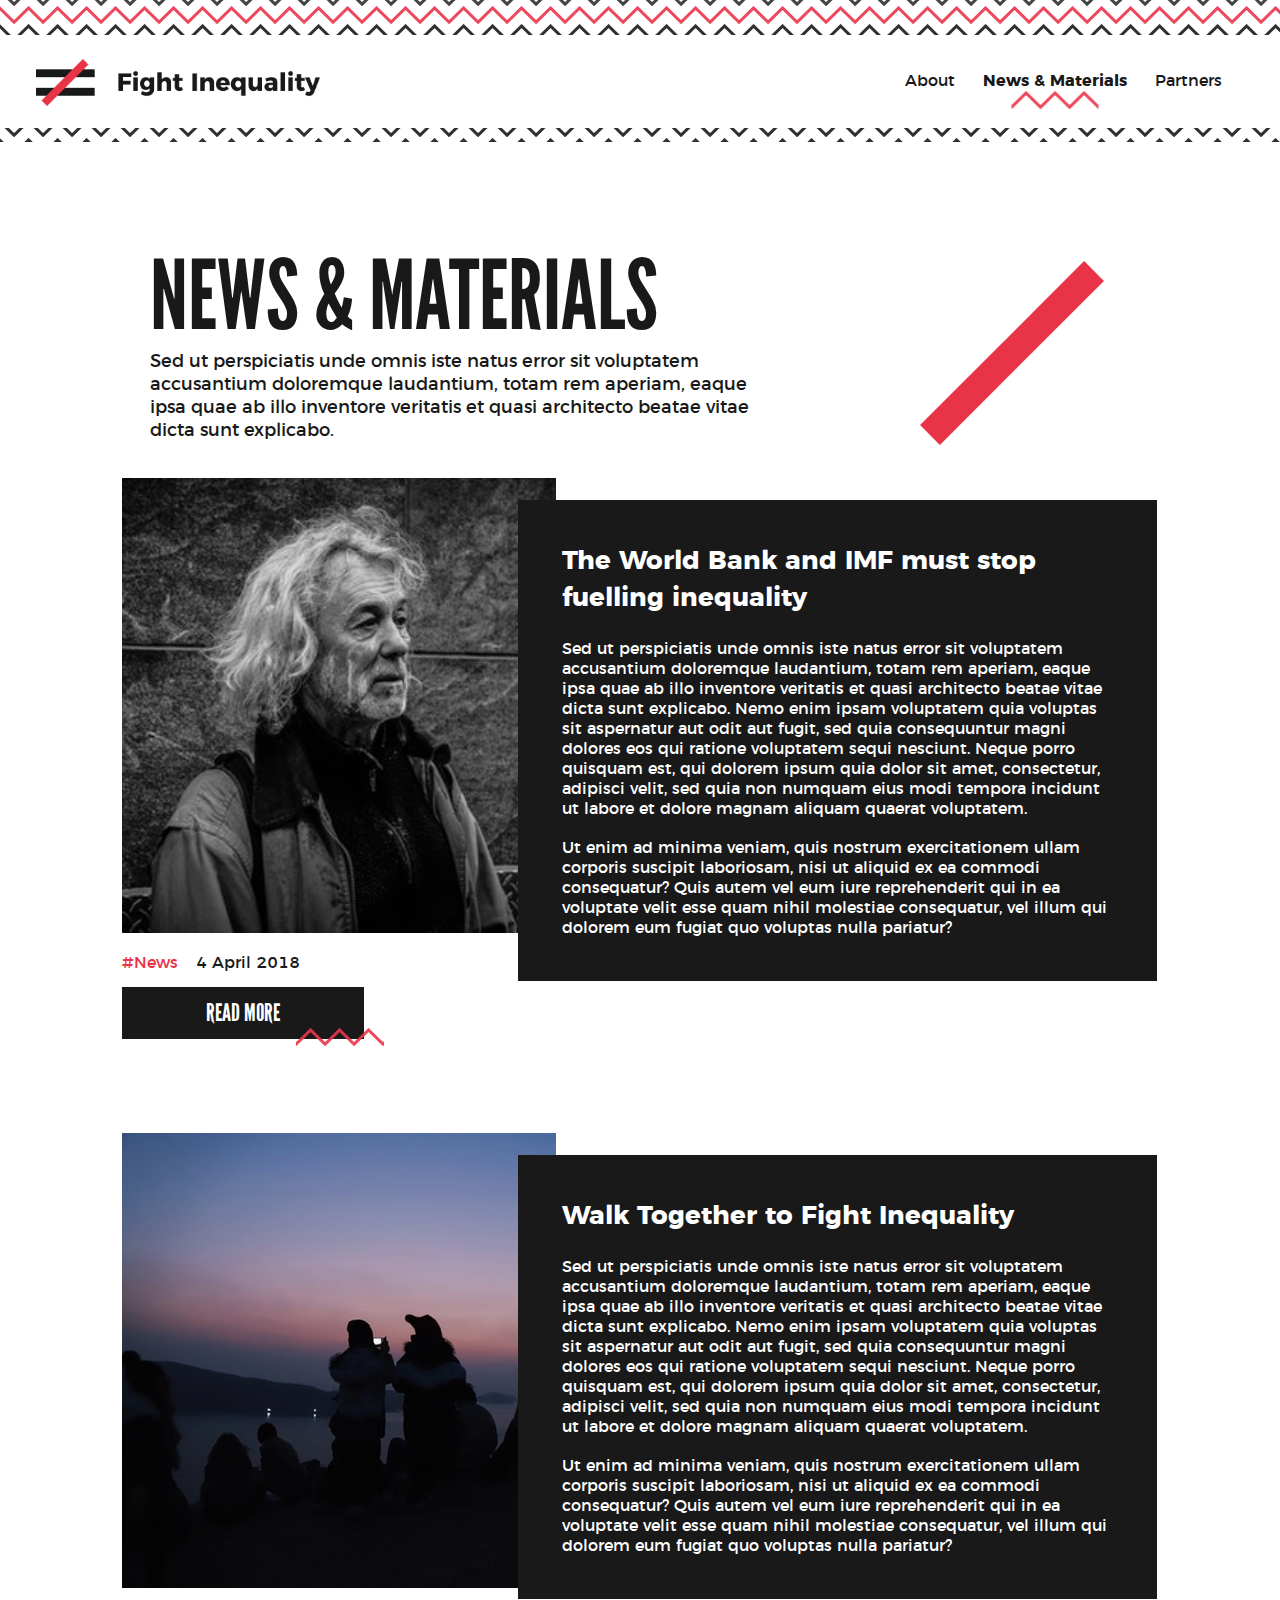
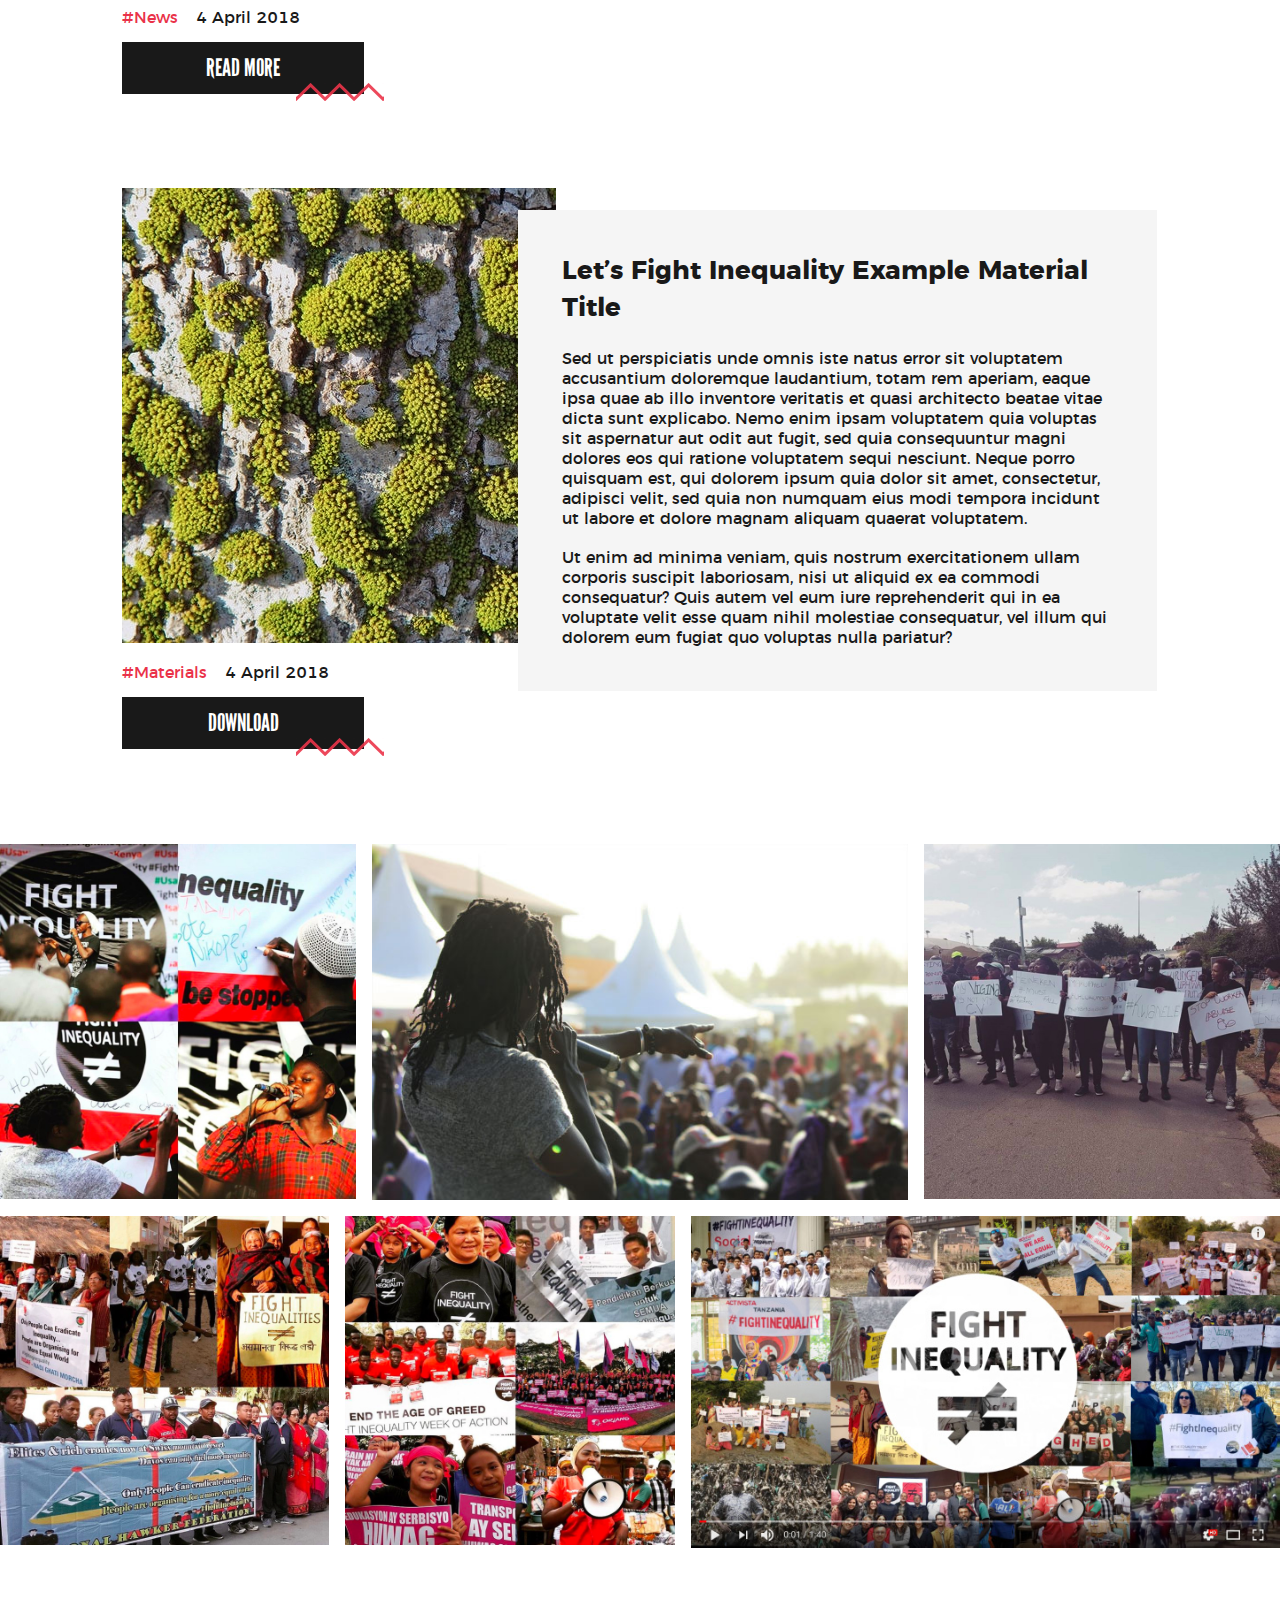
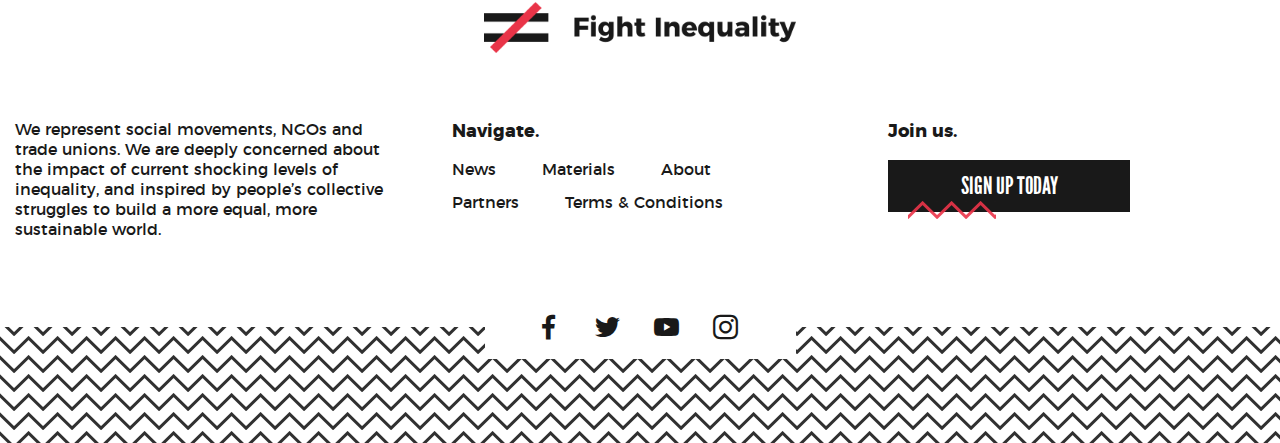
<file: news.html>
<!DOCTYPE html>
<html>
<head>
  <meta charset="utf-8">
  <meta name="viewport" content="width=device-width, initial-scale=1.0">
  <title>FightInequality</title>
  <link href="https://fonts.googleapis.com/css?family=Oswald" rel="stylesheet">
  <link media="all" rel="stylesheet" href="css/main.css">
  <script src="http://ajax.googleapis.com/ajax/libs/jquery/3.2.1/jquery.min.js" defer></script>
  <script>window.jQuery || document.write('<script src="js/jquery-3.2.1.min.js" defer><\/script>')</script>
  <script src="js/jquery.main.js" defer></script>
</head>
<body>
  <div id="wrapper">
    <header id="header">
      <div class="container">
        <div class="logo"><a href="#"><img src="images/logo.png" alt="fight inequality"></a></div>
        <nav id="nav">
          <a href="#" class="nav-opener"><span></span></a>
          <div class="nav-drop">
            <ul>
              <li><a href="#">About</a></li>
              <li><a href="#" class="active">News &amp; Materials</a></li>
              <li><a href="#">Partners</a></li>
            </ul>
          </div>
        </nav>
      </div>
    </header>
    <main id="main">
      <span class="bg-pattern"></span>
      <div class="block">
        <div class="page-title page-news">
          <div class="container">
            <div class="text-holder">
              <h1>News &amp; Materials</h1>
              <p>Sed ut perspiciatis unde omnis iste natus error sit voluptatem accusantium doloremque laudantium, totam rem aperiam, eaque ipsa quae ab illo inventore veritatis et quasi architecto beatae vitae dicta sunt explicabo. </p>
            </div>
            <div class="img-holder">
              <span class="brand-element"></span>
            </div>
          </div>
        </div>
        <div class="container">
          <div class="news-post-holder">
            <div class="news-post">
              <div class="img-holder">
                <div class="img-wrap">
                  <img src="images/img16.jpg" alt="img-description">
                </div>
                <div class="time-wrap"><a href="#">#News</a><time datetime="2018-04-04">4 April 2018</time></div>
                <a href="#" class="btn">Read more</a>
              </div>
              <div class="text-holder">
                <strong class="title">The World Bank and IMF must stop fuelling inequality</strong>
                <p>Sed ut perspiciatis unde omnis iste natus error sit voluptatem accusantium doloremque laudantium, totam rem aperiam, eaque ipsa quae ab illo inventore veritatis et quasi architecto beatae vitae dicta sunt explicabo. Nemo enim ipsam voluptatem quia voluptas sit aspernatur aut odit aut fugit, sed quia consequuntur magni dolores eos qui ratione voluptatem sequi nesciunt. Neque porro quisquam est, qui dolorem ipsum quia dolor sit amet, consectetur, adipisci velit, sed quia non numquam eius modi tempora incidunt ut labore et dolore magnam aliquam quaerat voluptatem. </p>
                <p>Ut enim ad minima veniam, quis nostrum exercitationem ullam corporis suscipit laboriosam, nisi ut aliquid ex ea commodi consequatur? Quis autem vel eum iure reprehenderit qui in ea voluptate velit esse quam nihil molestiae consequatur, vel illum qui dolorem eum fugiat quo voluptas nulla pariatur?</p>
              </div>
            </div>
            <div class="news-post">
              <div class="img-holder">
                <div class="img-wrap">
                  <img src="images/img17.jpg" alt="img-description">
                </div>
                <div class="time-wrap"><a href="#">#News</a><time datetime="2018-04-04">4 April 2018</time></div>
                <a href="#" class="btn">Read more</a>
              </div>
              <div class="text-holder">
                <strong class="title">Walk Together to Fight Inequality</strong>
                <p>Sed ut perspiciatis unde omnis iste natus error sit voluptatem accusantium doloremque laudantium, totam rem aperiam, eaque ipsa quae ab illo inventore veritatis et quasi architecto beatae vitae dicta sunt explicabo. Nemo enim ipsam voluptatem quia voluptas sit aspernatur aut odit aut fugit, sed quia consequuntur magni dolores eos qui ratione voluptatem sequi nesciunt. Neque porro quisquam est, qui dolorem ipsum quia dolor sit amet, consectetur, adipisci velit, sed quia non numquam eius modi tempora incidunt ut labore et dolore magnam aliquam quaerat voluptatem. </p>
                <p>Ut enim ad minima veniam, quis nostrum exercitationem ullam corporis suscipit laboriosam, nisi ut aliquid ex ea commodi consequatur? Quis autem vel eum iure reprehenderit qui in ea voluptate velit esse quam nihil molestiae consequatur, vel illum qui dolorem eum fugiat quo voluptas nulla pariatur?</p>
              </div>
            </div>
            <div class="news-post">
              <div class="img-holder">
                <div class="img-wrap">
                  <img src="images/img18.jpg" alt="img-description">
                </div>
                <div class="time-wrap"><a href="#">#Materials</a><time datetime="2018-04-04">4 April 2018</time></div>
                <a href="#" class="btn">Download</a>
              </div>
              <div class="text-holder light">
                <strong class="title">Let’s Fight Inequality Example Material Title</strong>
                <p>Sed ut perspiciatis unde omnis iste natus error sit voluptatem accusantium doloremque laudantium, totam rem aperiam, eaque ipsa quae ab illo inventore veritatis et quasi architecto beatae vitae dicta sunt explicabo. Nemo enim ipsam voluptatem quia voluptas sit aspernatur aut odit aut fugit, sed quia consequuntur magni dolores eos qui ratione voluptatem sequi nesciunt. Neque porro quisquam est, qui dolorem ipsum quia dolor sit amet, consectetur, adipisci velit, sed quia non numquam eius modi tempora incidunt ut labore et dolore magnam aliquam quaerat voluptatem. </p>
                <p>Ut enim ad minima veniam, quis nostrum exercitationem ullam corporis suscipit laboriosam, nisi ut aliquid ex ea commodi consequatur? Quis autem vel eum iure reprehenderit qui in ea voluptate velit esse quam nihil molestiae consequatur, vel illum qui dolorem eum fugiat quo voluptas nulla pariatur?</p>
              </div>
            </div>
          </div>
        </div>
      </div>
      <div class="juicer-feed-block">
        <div class="columns-holder">
          <div class="col col-2">
            <a href="#"><img src="images/img08.jpg" alt="img-description"></a>
          </div>
          <div class="col col-3">
            <a href="#"><img src="images/img09.jpg" alt="img-description"></a>
          </div>
          <div class="col col-2">
            <a href="#"><img src="images/img10.jpg" alt="img-description"></a>
          </div>
          <div class="col">
            <a href="#"><img src="images/img11.jpg" alt="img-description"></a>
          </div>
          <div class="col">
            <a href="#"><img src="images/img12.jpg" alt="img-description"></a>
          </div>
          <div class="col col-4">
            <a href="#"><img src="images/img13.jpg" alt="img-description"></a>
          </div>
        </div>
      </div>
    </main>
    <footer id="footer">
      <div class="container">
        <div class="logo">
          <a href="#">
            <img src="images/logo.png" alt="fight inequality">
          </a>
        </div>
        <div class="meta-columns">
          <div class="col">
            <div class="text-holder">
              <p>We represent social movements, NGOs and trade unions. We are deeply concerned about the impact of current shocking levels of inequality, and inspired by people’s collective struggles to build a more equal, more sustainable world. </p>
            </div>
          </div>
          <div class="col">
            <nav class="footer-nav">
              <strong class="footer-title">Navigate.</strong>
              <ul>
                <li><a href="news.html">News</a></li>
                <li><a href="news.html#materials">Materials</a></li>
                <li><a href="about.html">About</a></li>
                <li><a href="partners.html">Partners</a></li>
                <li><a href="terms.html">Terms &amp; Conditions</a></li>
              </ul>
            </nav>
          </div>
          <div class="col">
            <strong class="footer-title">Join us.</strong>
            <a href="index.html#join" class="btn">sign up today</a>
          </div>
        </div>
        <ul class="social-networks">
          <li><a href="https://www.facebook.com/fightinequalityalliance/"><i class="icon-facebook"></i></a></li>
          <li><a href="https://twitter.com/fightinequalit1"><i class="icon-twitter"></i></a></li>
          <li><a href="https://www.youtube.com/channel/UC8_1aBWxRP4c-Kv-Yv3sYtA"><i class="icon-youtube"></i></a></li>
          <li><a href="https://www.instagram.com/explore/tags/fightinequality/"><i class="icon-instagram"></i></a></li>
        </ul>
      </div>
    </footer>
  </div>
</body>
</html>
</file>
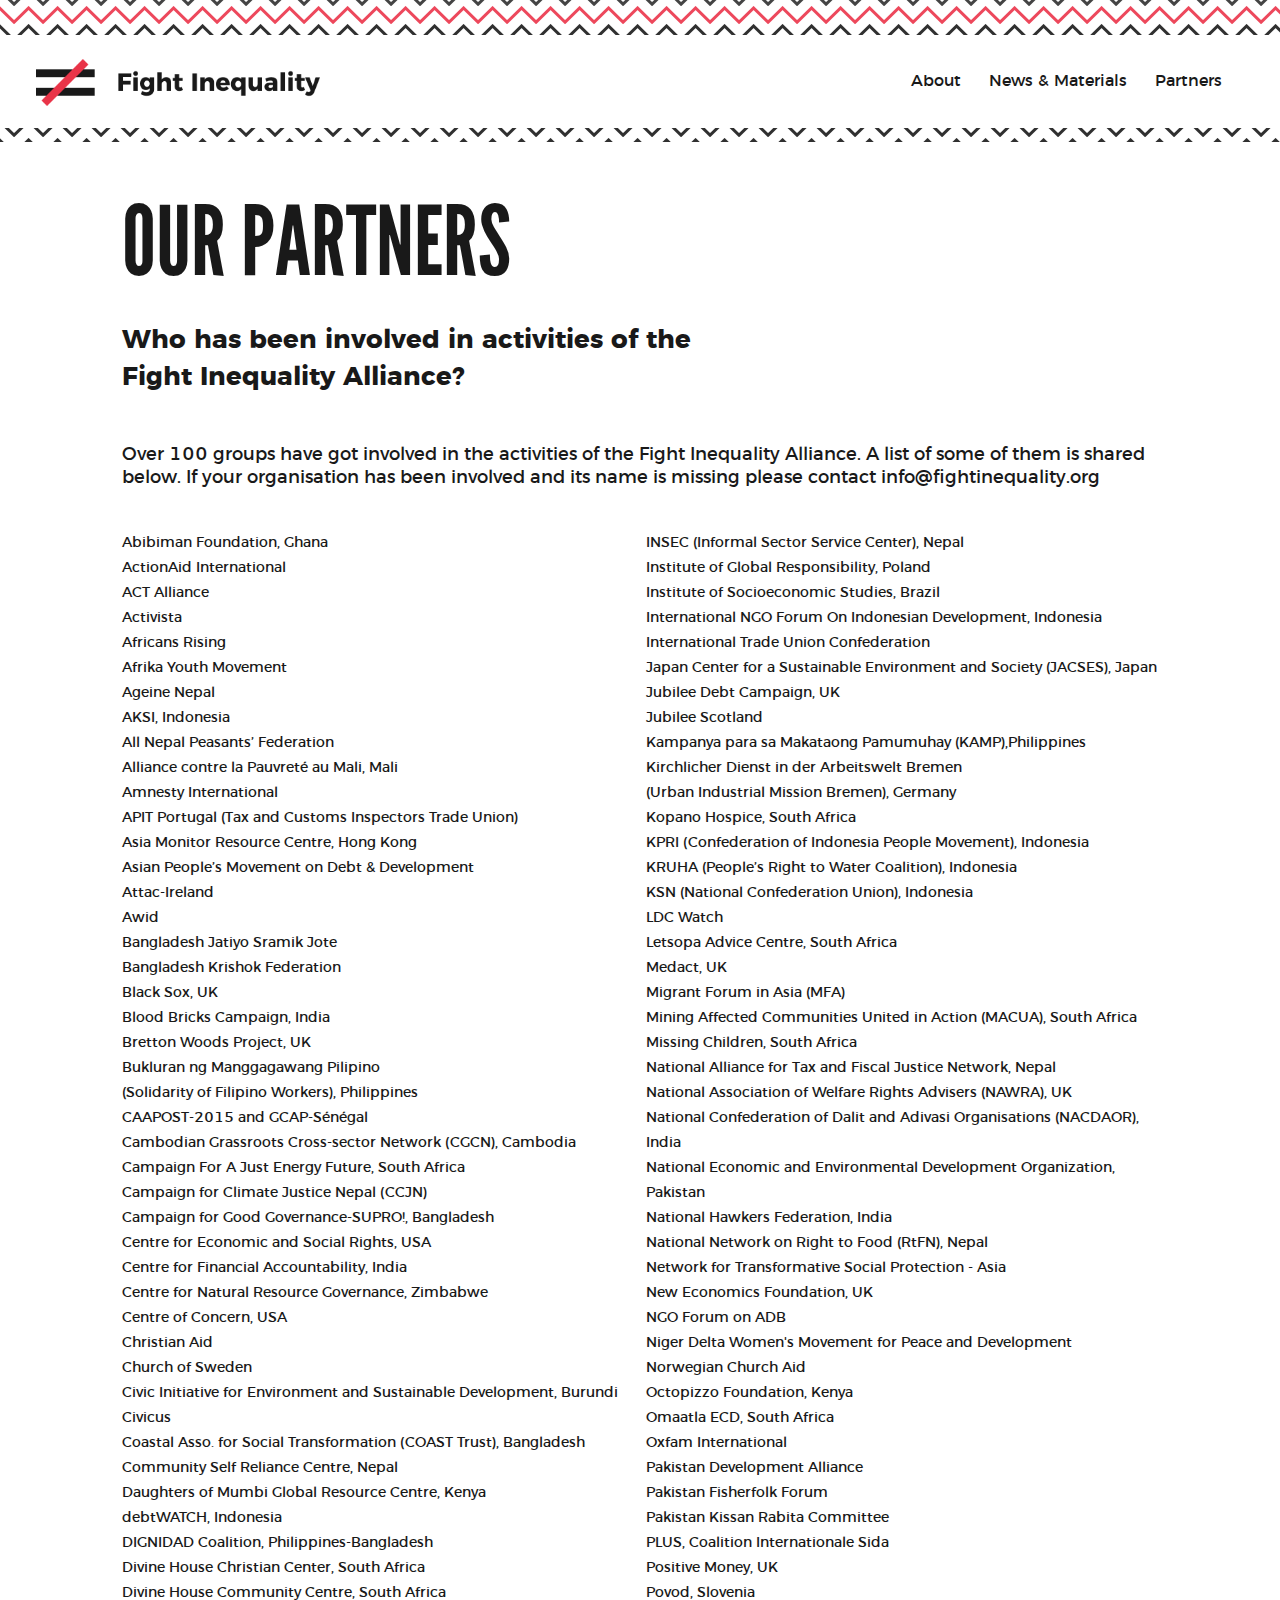
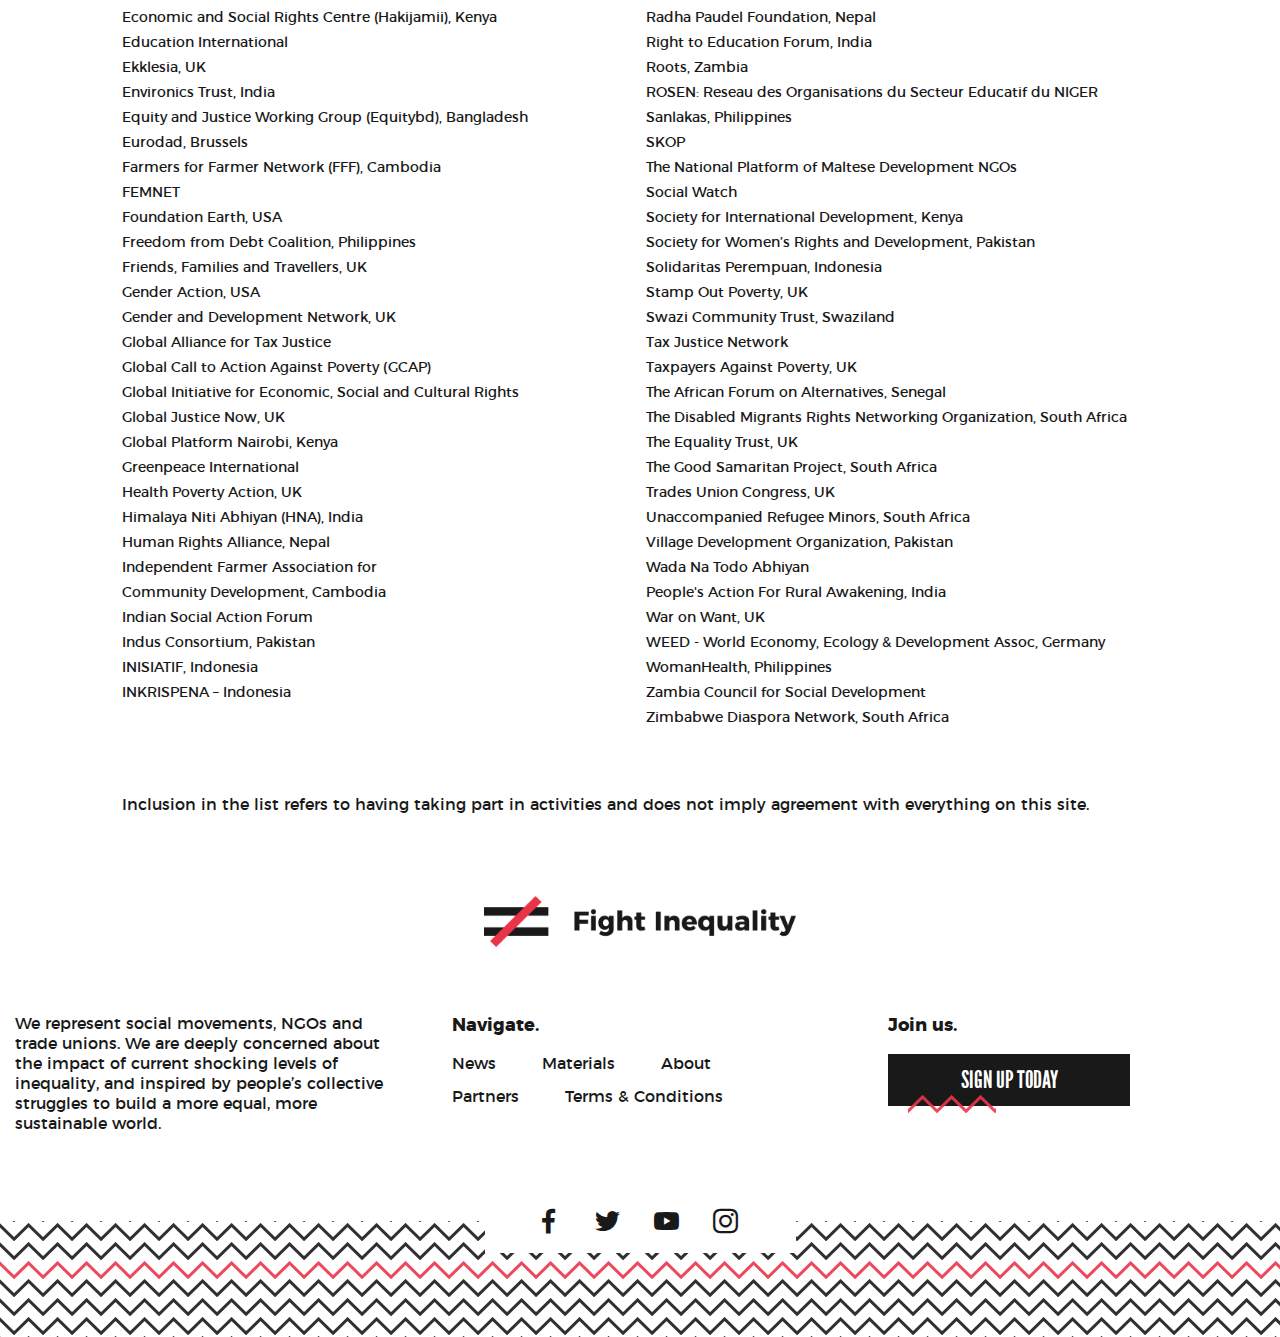
<file: partners.html>
<!DOCTYPE html>
<html>
<head>
  <meta charset="utf-8">
  <meta name="viewport" content="width=device-width, initial-scale=1.0">
  <title>FightInequality</title>
  <link href="https://fonts.googleapis.com/css?family=Oswald" rel="stylesheet">
  <link media="all" rel="stylesheet" href="css/main.css">
  <script src="http://ajax.googleapis.com/ajax/libs/jquery/3.2.1/jquery.min.js" defer></script>
  <script>window.jQuery || document.write('<script src="js/jquery-3.2.1.min.js" defer><\/script>')</script>
  <script src="js/jquery.main.js" defer></script>
</head>
<body>
  <div id="wrapper">
    <header id="header">
      <div class="container">
        <div class="logo"><a href="#"><img src="images/logo.png" alt="fight inequality"></a></div>
        <nav id="nav">
          <a href="#" class="nav-opener"><span></span></a>
          <div class="nav-drop">
            <ul>
              <li><a href="#">About</a></li>
              <li><a href="#">News &amp; Materials</a></li>
              <li><a href="#">Partners</a></li>
            </ul>
          </div>
        </nav>
      </div>
    </header>
    <main id="main">
      <span class="bg-pattern"></span>
      <div class="block">
        <div class="container">
          <div class="text-holder">
            <h1>Our partners</h1>
            <strong class="title">Who has been involved in activities of the <br>Fight Inequality Alliance?</strong>
            <p>Over 100 groups have got involved in the activities of the Fight Inequality Alliance. A list of some of them is shared below. If your organisation has been involved and its name is missing please contact <a class="email" href="mailto:&#105;&#110;&#102;&#111;&#064;&#102;&#105;&#103;&#104;&#116;&#105;&#110;&#101;&#113;&#117;&#097;&#108;&#105;&#116;&#121;&#046;&#111;&#114;&#103;">&#105;&#110;&#102;&#111;&#064;&#102;&#105;&#103;&#104;&#116;&#105;&#110;&#101;&#113;&#117;&#097;&#108;&#105;&#116;&#121;&#046;&#111;&#114;&#103;</a></p>
            <div class="list-holder">
              <ul class="partners-list">
                <li>Abibiman Foundation, Ghana</li>
                <li>ActionAid International</li>
                <li>ACT Alliance</li>
                <li>Activista</li>
                <li>Africans Rising</li>
                <li>Afrika Youth Movement</li>
                <li>Ageine Nepal</li>
                <li>AKSI, Indonesia</li>
                <li>All Nepal Peasants’ Federation</li>
                <li>Alliance contre la Pauvreté au Mali, Mali</li>
                <li>Amnesty International</li>
                <li>APIT Portugal (Tax and Customs Inspectors Trade Union)</li>
                <li>Asia Monitor Resource Centre, Hong Kong</li>
                <li>Asian People’s Movement on Debt &amp; Development</li>
                <li>Attac-Ireland</li>
                <li>Awid</li>
                <li>Bangladesh Jatiyo Sramik Jote</li>
                <li>Bangladesh Krishok Federation</li>
                <li>Black Sox, UK</li>
                <li>Blood Bricks Campaign, India</li>
                <li>Bretton Woods Project, UK</li>
                <li>Bukluran ng Manggagawang Pilipino</li>
                <li>(Solidarity of Filipino Workers), Philippines</li>
                <li>CAAPOST-2015 and GCAP-Sénégal</li>
                <li>Cambodian Grassroots Cross-sector Network (CGCN), Cambodia</li>
                <li>Campaign For A Just Energy Future, South Africa</li>
                <li>Campaign for Climate Justice Nepal (CCJN)</li>
                <li>Campaign for Good Governance-SUPRO!, Bangladesh</li>
                <li>Centre for Economic and Social Rights, USA</li>
                <li>Centre for Financial Accountability, India</li>
                <li>Centre for Natural Resource Governance, Zimbabwe</li>
                <li>Centre of Concern, USA</li>
                <li>Christian Aid</li>
                <li>Church of Sweden</li>
                <li>Civic Initiative for Environment and Sustainable Development, Burundi</li>
                <li>Civicus</li>
                <li>Coastal Asso. for Social Transformation (COAST Trust), Bangladesh</li>
                <li>Community Self Reliance Centre, Nepal</li>
                <li>Daughters of Mumbi Global Resource Centre, Kenya</li>
                <li>debtWATCH, Indonesia</li>
                <li>DIGNIDAD Coalition, Philippines-Bangladesh</li>
                <li>Divine House Christian Center, South Africa</li>
                <li>Divine House Community Centre, South Africa</li>
                <li>Economic and Social Rights Centre (Hakijamii), Kenya</li>
                <li>Education International</li>
                <li>Ekklesia, UK</li>
                <li>Environics Trust, India</li>
                <li>Equity and Justice Working Group (Equitybd), Bangladesh</li>
                <li>Eurodad, Brussels</li>
                <li>Farmers for Farmer Network (FFF), Cambodia</li>
                <li>FEMNET</li>
                <li>Foundation Earth, USA</li>
                <li>Freedom from Debt Coalition, Philippines</li>
                <li>Friends, Families and Travellers, UK</li>
                <li>Gender Action, USA</li>
                <li>Gender and Development Network, UK</li>
                <li>Global Alliance for Tax Justice</li>
                <li>Global Call to Action Against Poverty (GCAP)</li>
                <li>Global Initiative for Economic, Social and Cultural Rights</li>
                <li>Global Justice Now, UK</li>
                <li>Global Platform Nairobi, Kenya</li>
                <li>Greenpeace International</li>
                <li>Health Poverty Action, UK</li>
                <li>Himalaya Niti Abhiyan (HNA), India</li>
                <li>Human Rights Alliance, Nepal</li>
                <li>Independent Farmer Association for</li>
                <li>Community Development, Cambodia</li>
                <li>Indian Social Action Forum</li>
                <li>Indus Consortium, Pakistan</li>
                <li>INISIATIF, Indonesia</li>
                <li>INKRISPENA – Indonesia</li>
              </ul>
              <ul class="partners-list">
                <li>INSEC (Informal Sector Service Center), Nepal</li>
                <li>Institute of Global Responsibility, Poland</li>
                <li>Institute of Socioeconomic Studies, Brazil</li>
                <li>International NGO Forum On Indonesian Development,  Indonesia</li>
                <li>International Trade Union Confederation</li>
                <li>Japan Center for a Sustainable Environment and Society (JACSES), Japan</li>
                <li>Jubilee Debt Campaign, UK</li>
                <li>Jubilee Scotland</li>
                <li>Kampanya para sa Makataong Pamumuhay  (KAMP),Philippines</li>
                <li>Kirchlicher Dienst in der Arbeitswelt Bremen</li>
                <li>(Urban Industrial Mission Bremen), Germany</li>
                <li>Kopano Hospice, South Africa</li>
                <li>KPRI (Confederation of Indonesia People Movement), Indonesia</li>
                <li>KRUHA (People’s Right to Water Coalition), Indonesia</li>
                <li>KSN (National Confederation Union), Indonesia</li>
                <li>LDC Watch</li>
                <li>Letsopa Advice Centre, South Africa</li>
                <li>Medact, UK</li>
                <li>Migrant Forum in Asia (MFA)</li>
                <li>Mining Affected Communities United in Action (MACUA), South Africa</li>
                <li>Missing Children, South Africa</li>
                <li>National Alliance for Tax and Fiscal Justice Network, Nepal</li>
                <li>National Association of Welfare Rights Advisers (NAWRA), UK</li>
                <li>National Confederation of Dalit and Adivasi Organisations (NACDAOR), India</li>
                <li>National Economic and Environmental Development Organization, Pakistan</li>
                <li>National Hawkers Federation, India</li>
                <li>National Network on Right to Food (RtFN), Nepal</li>
                <li>Network for Transformative Social Protection - Asia</li>
                <li>New Economics Foundation, UK</li>
                <li>NGO Forum on ADB</li>
                <li>Niger Delta Women's Movement for Peace and Development</li>
                <li>Norwegian Church Aid</li>
                <li>Octopizzo Foundation, Kenya</li>
                <li>Omaatla ECD, South Africa</li>
                <li>Oxfam International</li>
                <li>Pakistan Development Alliance</li>
                <li>Pakistan Fisherfolk Forum</li>
                <li>Pakistan Kissan Rabita Committee</li>
                <li>PLUS, Coalition Internationale Sida</li>
                <li>Positive Money, UK</li>
                <li>Povod, Slovenia</li>
                <li>Radha Paudel Foundation, Nepal</li>
                <li>Right to Education Forum, India</li>
                <li>Roots, Zambia</li>
                <li>ROSEN: Reseau des Organisations du Secteur Educatif du NIGER</li>
                <li>Sanlakas, Philippines</li>
                <li>SKOP</li>
                <li>The National Platform of Maltese Development NGOs</li>
                <li>Social Watch</li>
                <li>Society for International Development, Kenya</li>
                <li>Society for Women’s Rights and Development, Pakistan</li>
                <li>Solidaritas Perempuan, Indonesia</li>
                <li>Stamp Out Poverty, UK</li>
                <li>Swazi Community Trust, Swaziland</li>
                <li>Tax Justice Network</li>
                <li>Taxpayers Against Poverty, UK</li>
                <li>The African Forum on Alternatives, Senegal</li>
                <li>The Disabled Migrants Rights Networking Organization, South Africa</li>
                <li>The Equality Trust, UK</li>
                <li>The Good Samaritan Project, South Africa</li>
                <li>Trades Union Congress, UK</li>
                <li>Unaccompanied Refugee Minors, South Africa</li>
                <li>Village Development Organization, Pakistan</li>
                <li>Wada Na Todo Abhiyan</li>
                <li>People's Action For Rural Awakening, India</li>
                <li>War on Want, UK</li>
                <li>WEED - World Economy, Ecology &amp; Development Assoc, Germany</li>
                <li>WomanHealth, Philippines</li>
                <li>Zambia Council for Social Development</li>
                <li>Zimbabwe Diaspora Network, South Africa</li>
              </ul>
            </div>
            <span class="note">Inclusion in the list refers to having taking part in activities and does not imply agreement with everything on this site. </span>
          </div>
        </div>
      </div>
    </main>
    <footer id="footer">
      <div class="container">
        <div class="logo">
          <a href="#">
            <img src="images/logo.png" alt="fight inequality">
          </a>
        </div>
        <div class="meta-columns">
          <div class="col">
            <div class="text-holder">
              <p>We represent social movements, NGOs and trade unions. We are deeply concerned about the impact of current shocking levels of inequality, and inspired by people’s collective struggles to build a more equal, more sustainable world. </p>
            </div>
          </div>
          <div class="col">
            <nav class="footer-nav">
              <strong class="footer-title">Navigate.</strong>
              <ul>
                <li><a href="news.html">News</a></li>
                <li><a href="news.html#materials">Materials</a></li>
                <li><a href="about.html">About</a></li>
                <li><a href="partners.html">Partners</a></li>
                <li><a href="terms.html">Terms &amp; Conditions</a></li>
              </ul>
            </nav>
          </div>
          <div class="col">
            <strong class="footer-title">Join us.</strong>
            <a href="index.html#join" class="btn">sign up today</a>
          </div>
        </div>
        <ul class="social-networks">
          <li><a href="https://www.facebook.com/fightinequalityalliance/"><i class="icon-facebook"></i></a></li>
          <li><a href="https://twitter.com/fightinequalit1"><i class="icon-twitter"></i></a></li>
          <li><a href="https://www.youtube.com/channel/UC8_1aBWxRP4c-Kv-Yv3sYtA"><i class="icon-youtube"></i></a></li>
          <li><a href="https://www.instagram.com/explore/tags/fightinequality/"><i class="icon-instagram"></i></a></li>
        </ul>
      </div>
    </footer>
  </div>
</body>
</html>
</file>
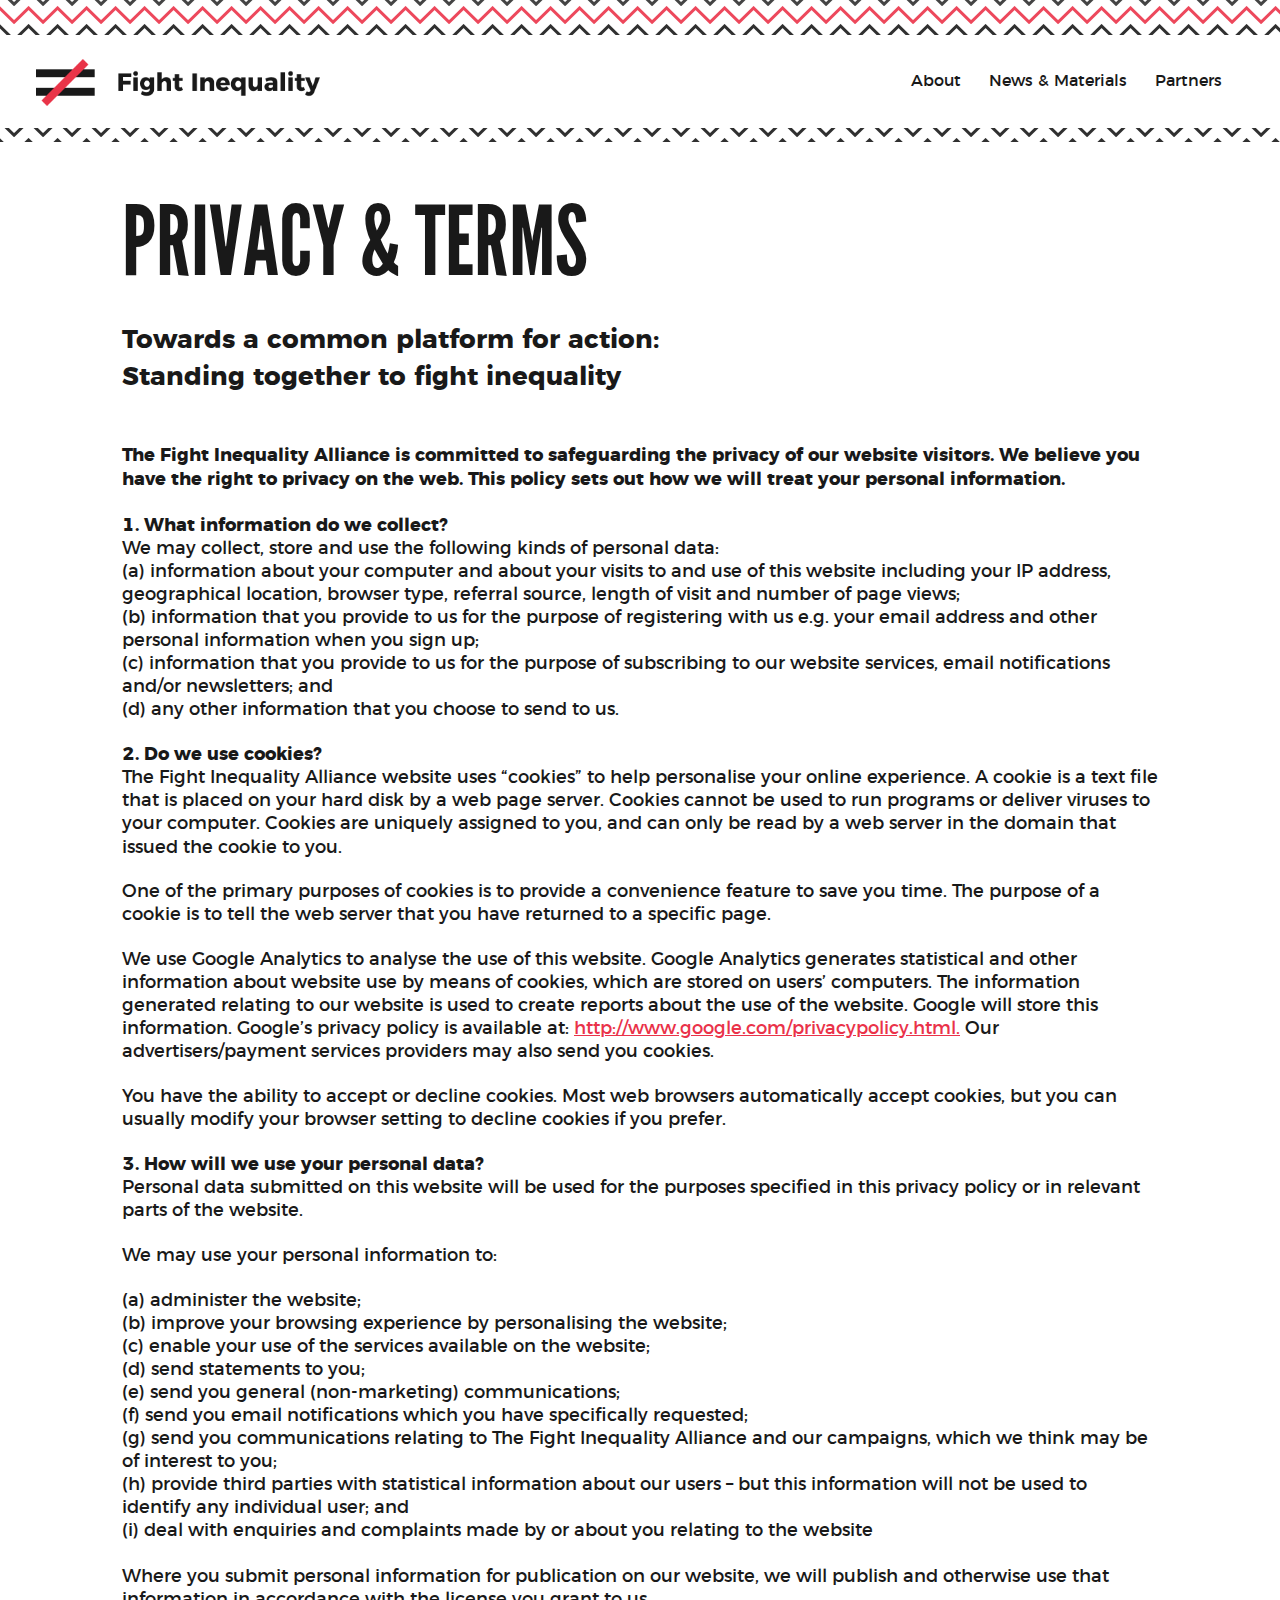
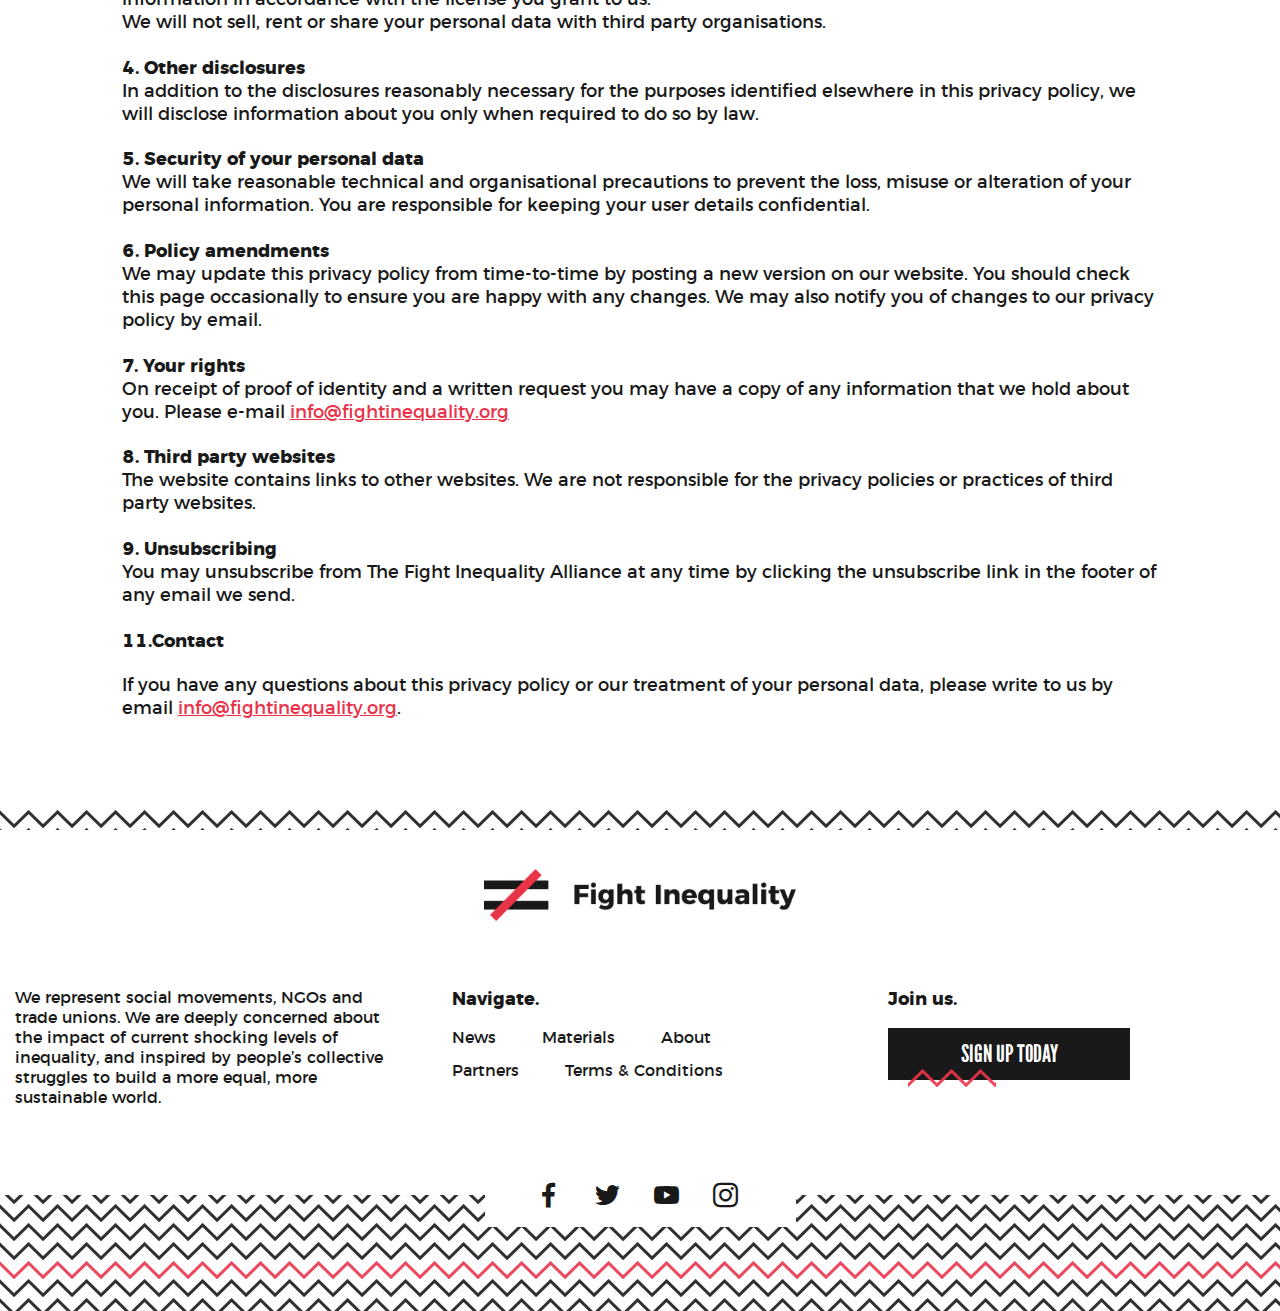
<file: terms.html>
<!DOCTYPE html>
<html>
<head>
  <meta charset="utf-8">
  <meta name="viewport" content="width=device-width, initial-scale=1.0">
  <title>Fight Inequality - Terms &amp; Privacy</title>
  <link href="https://fonts.googleapis.com/css?family=Oswald" rel="stylesheet">
  <link media="all" rel="stylesheet" href="css/main.css">
  <script src="http://ajax.googleapis.com/ajax/libs/jquery/3.2.1/jquery.min.js" defer></script>
  <script>window.jQuery || document.write('<script src="js/jquery-3.2.1.min.js" defer><\/script>')</script>
  <script src="js/jquery.main.js" defer></script>
</head>
<body>
  <div id="wrapper">
    <header id="header">
      <div class="container">
        <div class="logo"><a href="/"><img src="images/logo.png" alt="fight inequality"></a></div>
        <nav id="nav">
          <a href="#" class="nav-opener"><span></span></a>
          <div class="nav-drop">
            <ul>
              <li><a href="about.html">About</a></li>
              <li><a href="news.html">News &amp; Materials</a></li>
              <li><a href="partners.html">Partners</a></li>
            </ul>
          </div>
        </nav>
      </div>
    </header>
    <main id="main">
      <span class="bg-pattern"></span>
      <div class="block">
        <div class="container">
          <div class="text-holder">
            <h1>Privacy &amp; Terms</h1>
            <strong class="title">Towards a common platform for action:<br>Standing together to fight inequality</strong>
            <p><strong>The Fight Inequality Alliance is committed to safeguarding the privacy of our website visitors. We believe you have the right to privacy on the web. This policy sets out how we will treat your personal information.</strong></p><p><strong></strong></p><p><strong>1. What information do we collect?</strong><br> We may collect, store and use the following kinds of personal data:<br> (a) information about your computer and about your visits to and use of this website including your IP address, geographical location, browser type, referral source, length of visit and number of page views;<br> (b) information that you provide to us for the purpose of registering with us e.g. your email address and other personal information when you sign up;<br> (c) information that you provide to us for the purpose of subscribing to our website services, email notifications and/or newsletters; and<br> (d) any other information that you choose to send to us.</p>
            <p><strong>2. Do we use cookies?</strong><br> The Fight Inequality Alliance website uses “cookies” to help personalise your online experience. A cookie is a text file that is placed on your hard disk by a web page server. Cookies cannot be used to run programs or deliver viruses to your computer. Cookies are uniquely assigned to you, and can only be read by a web server in the domain that issued the cookie to you.</p>
            <p>One of the primary purposes of cookies is to provide a convenience feature to save you time. The purpose of a cookie is to tell the web server that you have returned to a specific page.</p><p>We use Google Analytics to analyse the use of this website. Google Analytics generates statistical and other information about website use by means of cookies, which are stored on users’ computers. The information generated relating to our website is used to create reports about the use of the website. Google will store this information. Google’s privacy policy is available at: <a href="http://www.google.com/privacypolicy.html.">http://www.google.com/privacypolicy.html.</a> Our advertisers/payment services providers may also send you cookies.</p><p>You have the ability to accept or decline cookies. Most web browsers automatically accept cookies, but you can usually modify your browser setting to decline cookies if you prefer.</p>
            <p><strong>3. How will we use your personal data?</strong><br> Personal data submitted on this website will be used for the purposes specified in this privacy policy or in relevant parts of the website.</p><p>We may use your personal information to:</p><p> (a) administer the website;<br> (b) improve your browsing experience by personalising the website;<br> (c) enable your use of the services available on the website;<br> (d) send statements to you;<br> (e) send you general (non-marketing) communications;<br> (f) send you email notifications which you have specifically requested;<br> (g) send you communications relating to The Fight Inequality Alliance and our campaigns, which we think may be of interest to you;<br> (h) provide third parties with statistical information about our users – but this information will not be used to identify any individual user; and<br> (i) deal with enquiries and complaints made by or about you relating to the website<br> <br> Where you submit personal information for publication on our website, we will publish and otherwise use that information in accordance with the license you grant to us.<br> We will not sell, rent or share your personal data with third party organisations.</p><p><strong>4. Other disclosures</strong><br> In addition to the disclosures reasonably necessary for the purposes identified elsewhere in this privacy policy, we will disclose information about you only when required to do so by law.</p>
            <p><strong>5. Security of your personal data</strong><br> We will take reasonable technical and organisational precautions to prevent the loss, misuse or alteration of your personal information. You are responsible for keeping your user details confidential.</p>
            <p><strong>6. Policy amendments</strong><br> We may update this privacy policy from time-to-time by posting a new version on our website. You should check this page occasionally to ensure you are happy with any changes. We may also notify you of changes to our privacy policy by email.</p>
            <p><strong>7. Your rights</strong><br> On receipt of proof of identity and a written request you may have a copy of any information that we hold about you. Please e-mail <a href="mailto:info@fightinequality.org">info@fightinequality.org</a></p>
            <p><strong>8. Third party websites</strong><br> The website contains links to other websites. We are not responsible for the privacy policies or practices of third party websites.</p>
            <p><strong>9. Unsubscribing</strong><br> You may unsubscribe from The Fight Inequality Alliance at any time by clicking the unsubscribe link in the footer of any email we send.</p>
            <p><strong>11.Contact</strong></p><p>If you have any questions about this privacy policy or our treatment of your personal data, please write to us by email <a href="mailto:info@fightinequality.org">info@fightinequality.org</a>.</p>
            <p>&nbsp;</p>
            <p>&nbsp;</p>
          </div>
        </div>
      </div>
    </main>
    <footer id="footer">
      <div class="container">
        <div class="logo">
          <a href="#">
            <img src="images/logo.png" alt="fight inequality">
          </a>
        </div>
        <div class="meta-columns">
          <div class="col">
            <div class="text-holder">
              <p>We represent social movements, NGOs and trade unions. We are deeply concerned about the impact of current shocking levels of inequality, and inspired by people’s collective struggles to build a more equal, more sustainable world. </p>
            </div>
          </div>
          <div class="col">
            <nav class="footer-nav">
              <strong class="footer-title">Navigate.</strong>
              <ul>
                <li><a href="news.html">News</a></li>
                <li><a href="news.html#materials">Materials</a></li>
                <li><a href="about.html">About</a></li>
                <li><a href="partners.html">Partners</a></li>
                <li><a href="terms.html">Terms &amp; Conditions</a></li>
              </ul>
            </nav>
          </div>
          <div class="col">
            <strong class="footer-title">Join us.</strong>
            <a href="index.html#join" class="btn">sign up today</a>
          </div>
        </div>
        <ul class="social-networks">
          <li><a href="https://www.facebook.com/fightinequalityalliance/"><i class="icon-facebook"></i></a></li>
          <li><a href="https://twitter.com/fightinequalit1"><i class="icon-twitter"></i></a></li>
          <li><a href="https://www.youtube.com/channel/UC8_1aBWxRP4c-Kv-Yv3sYtA"><i class="icon-youtube"></i></a></li>
          <li><a href="https://www.instagram.com/explore/tags/fightinequality/"><i class="icon-instagram"></i></a></li>
        </ul>
      </div>
    </footer>
  </div>
</body>
</html>
</file>
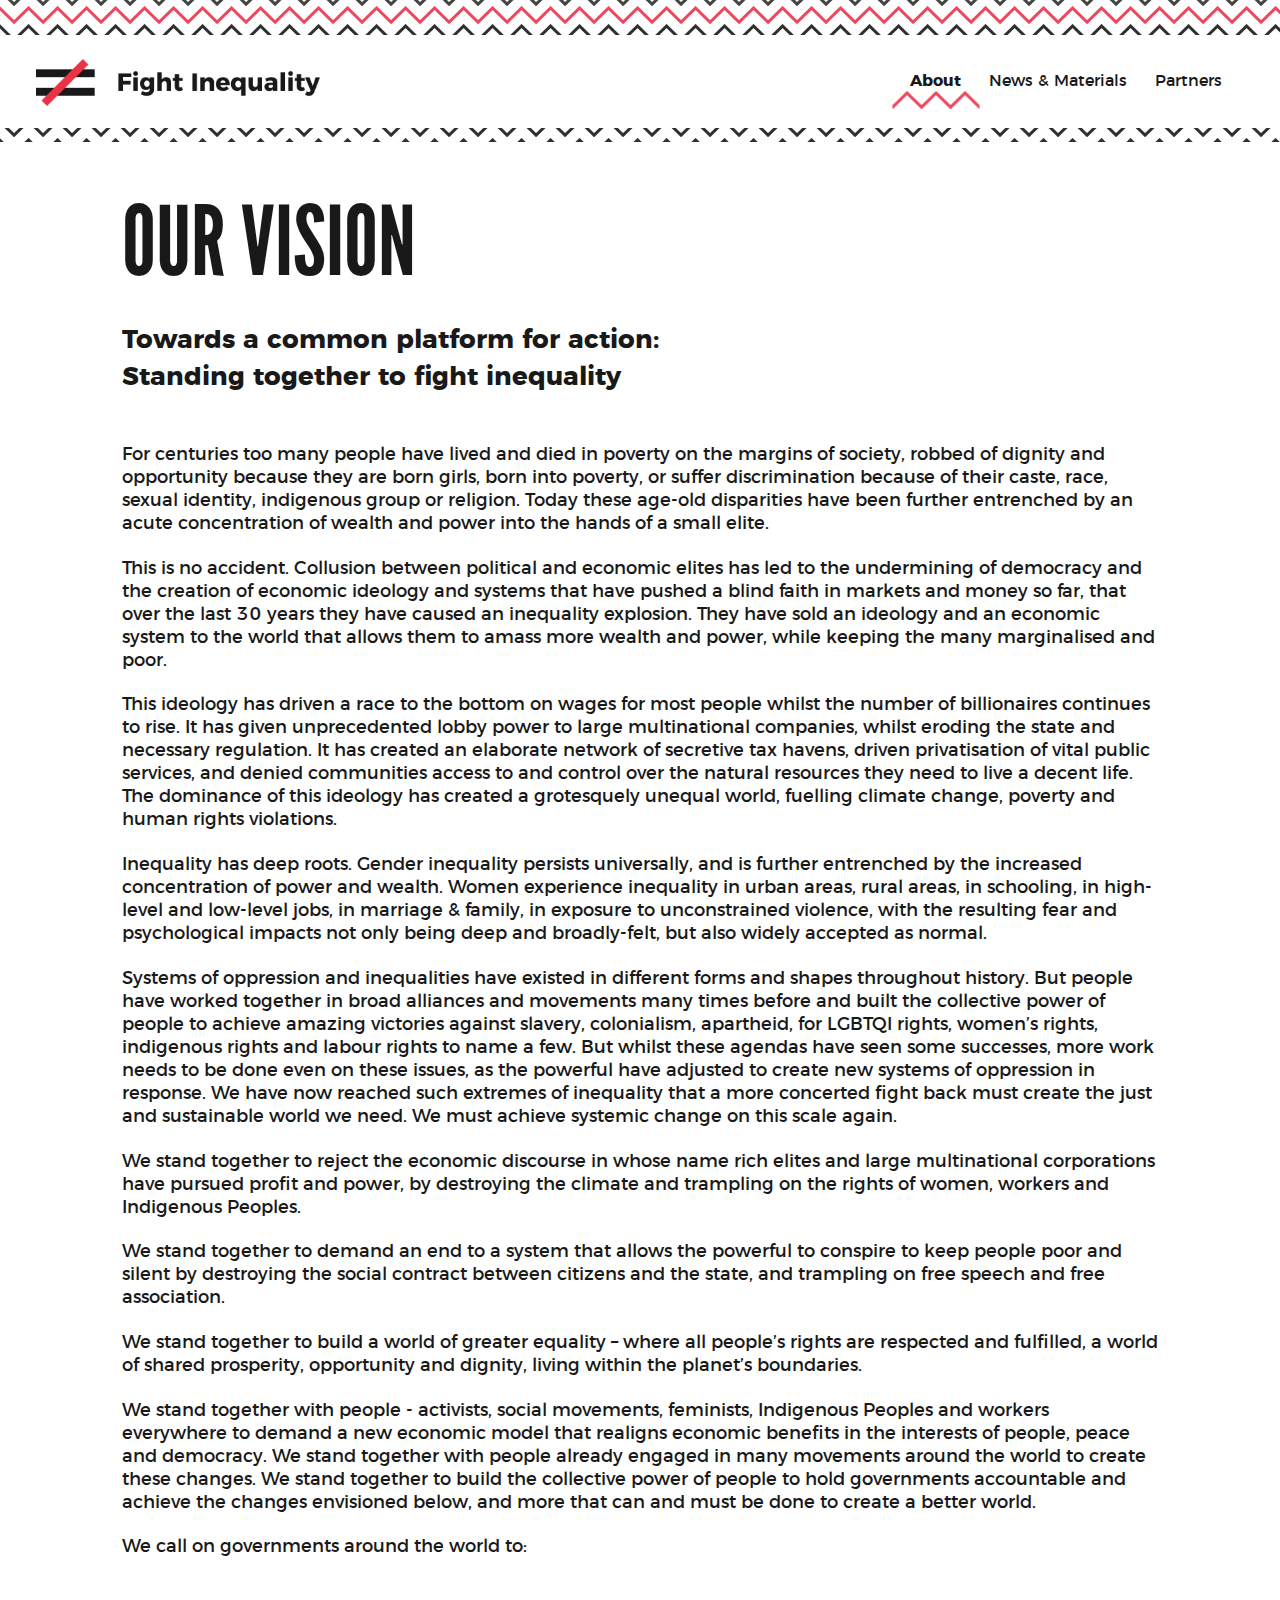
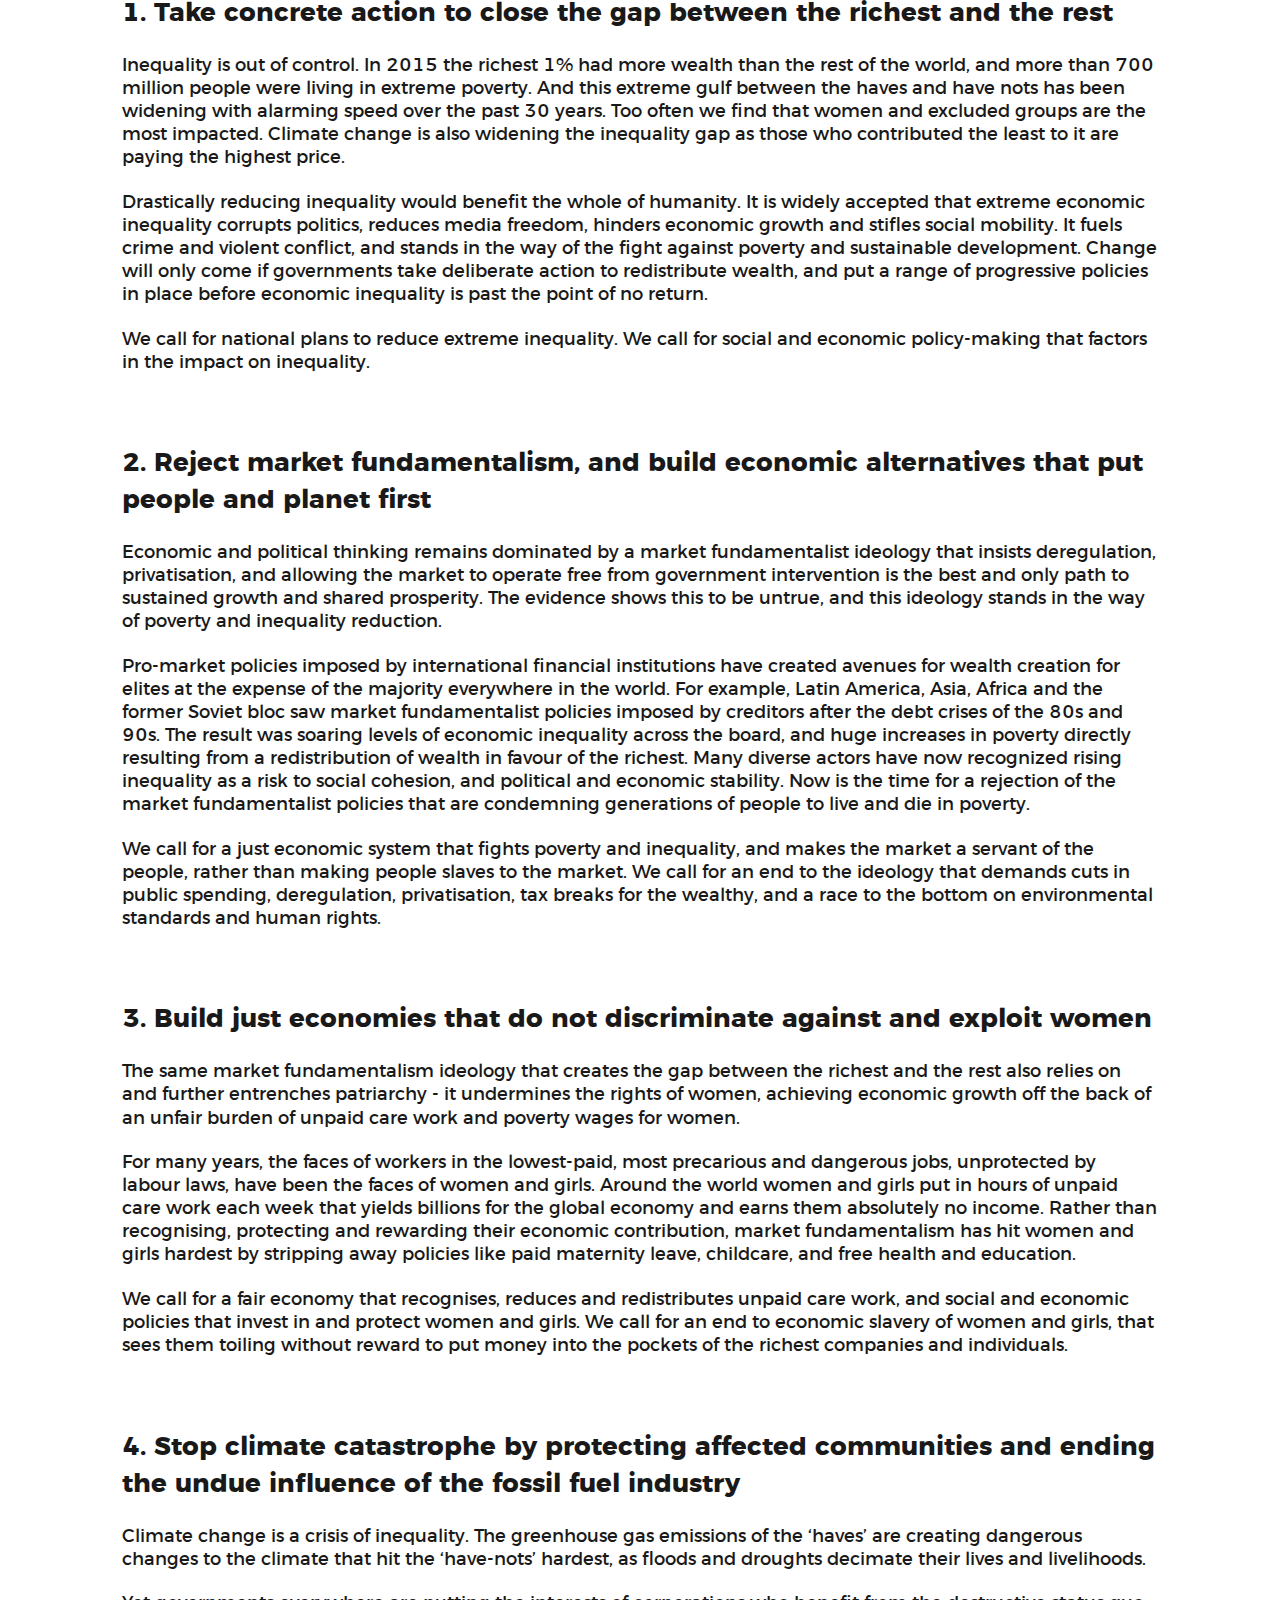
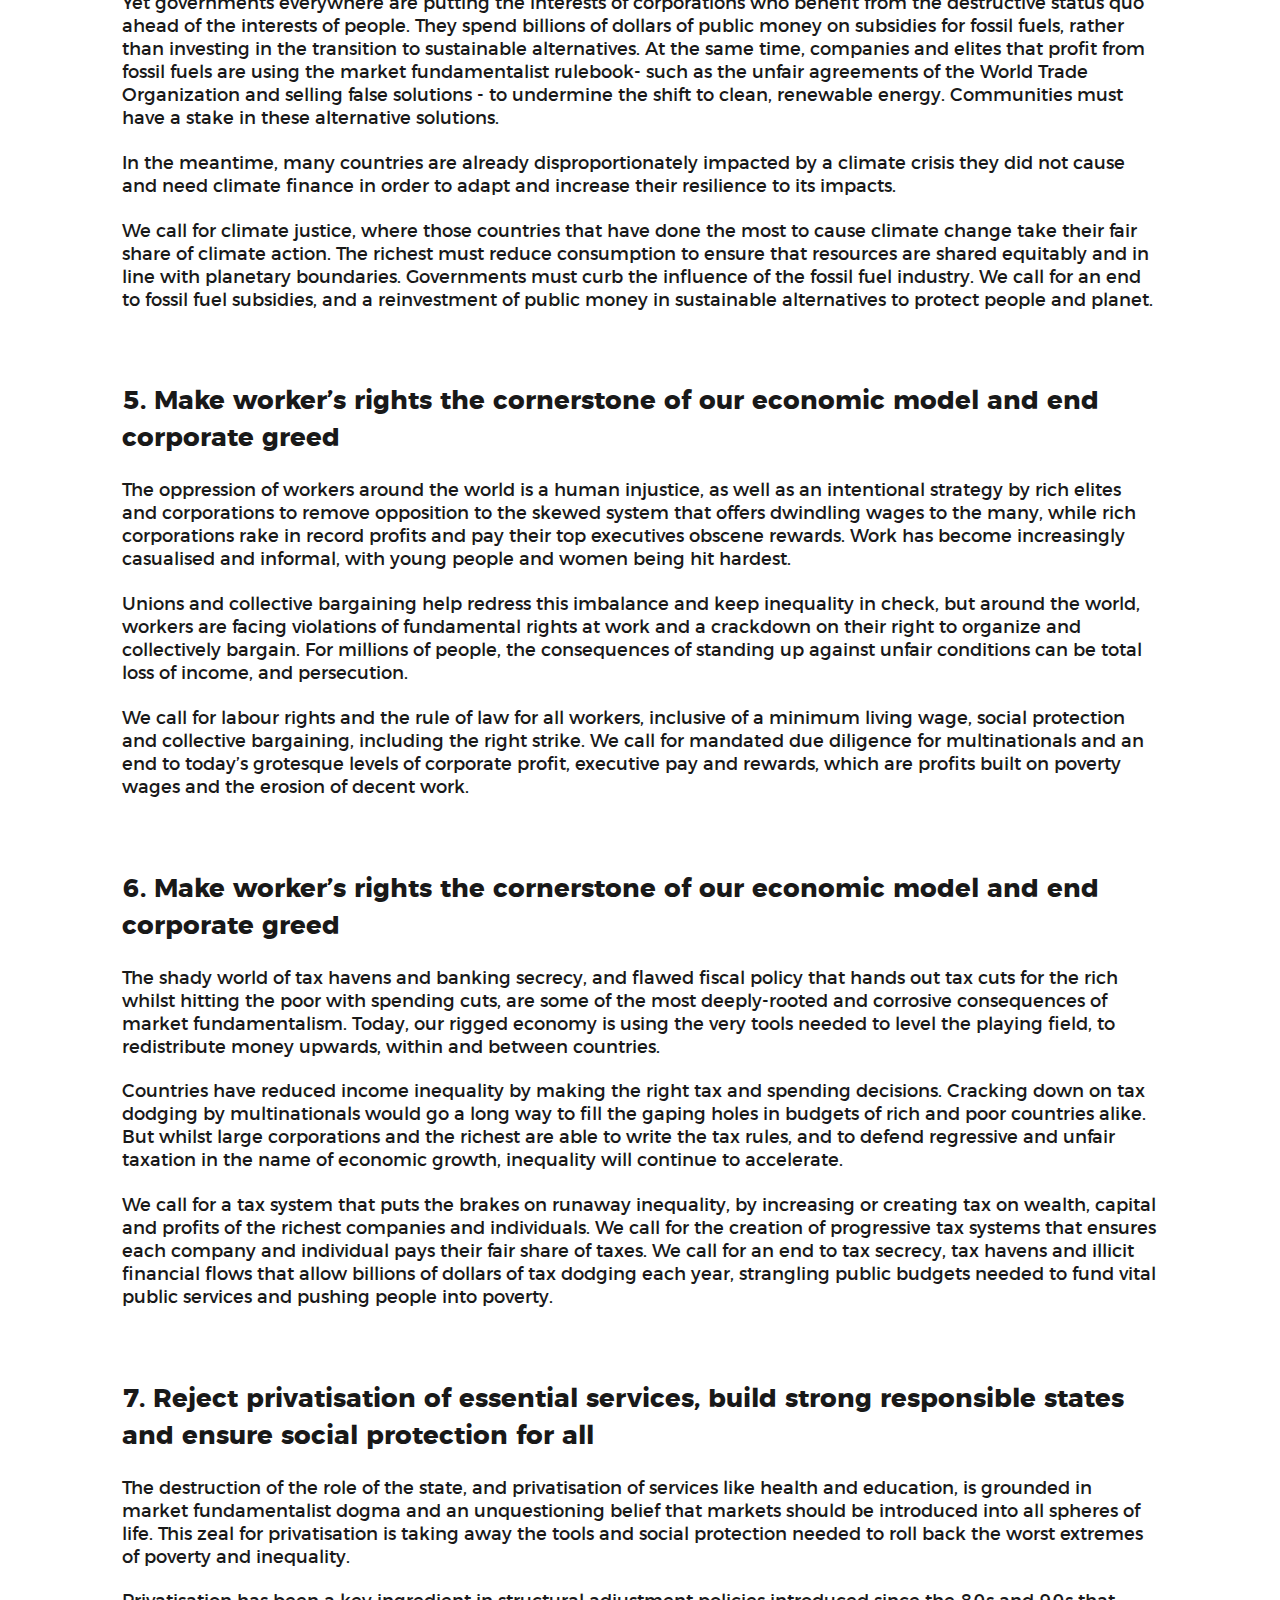
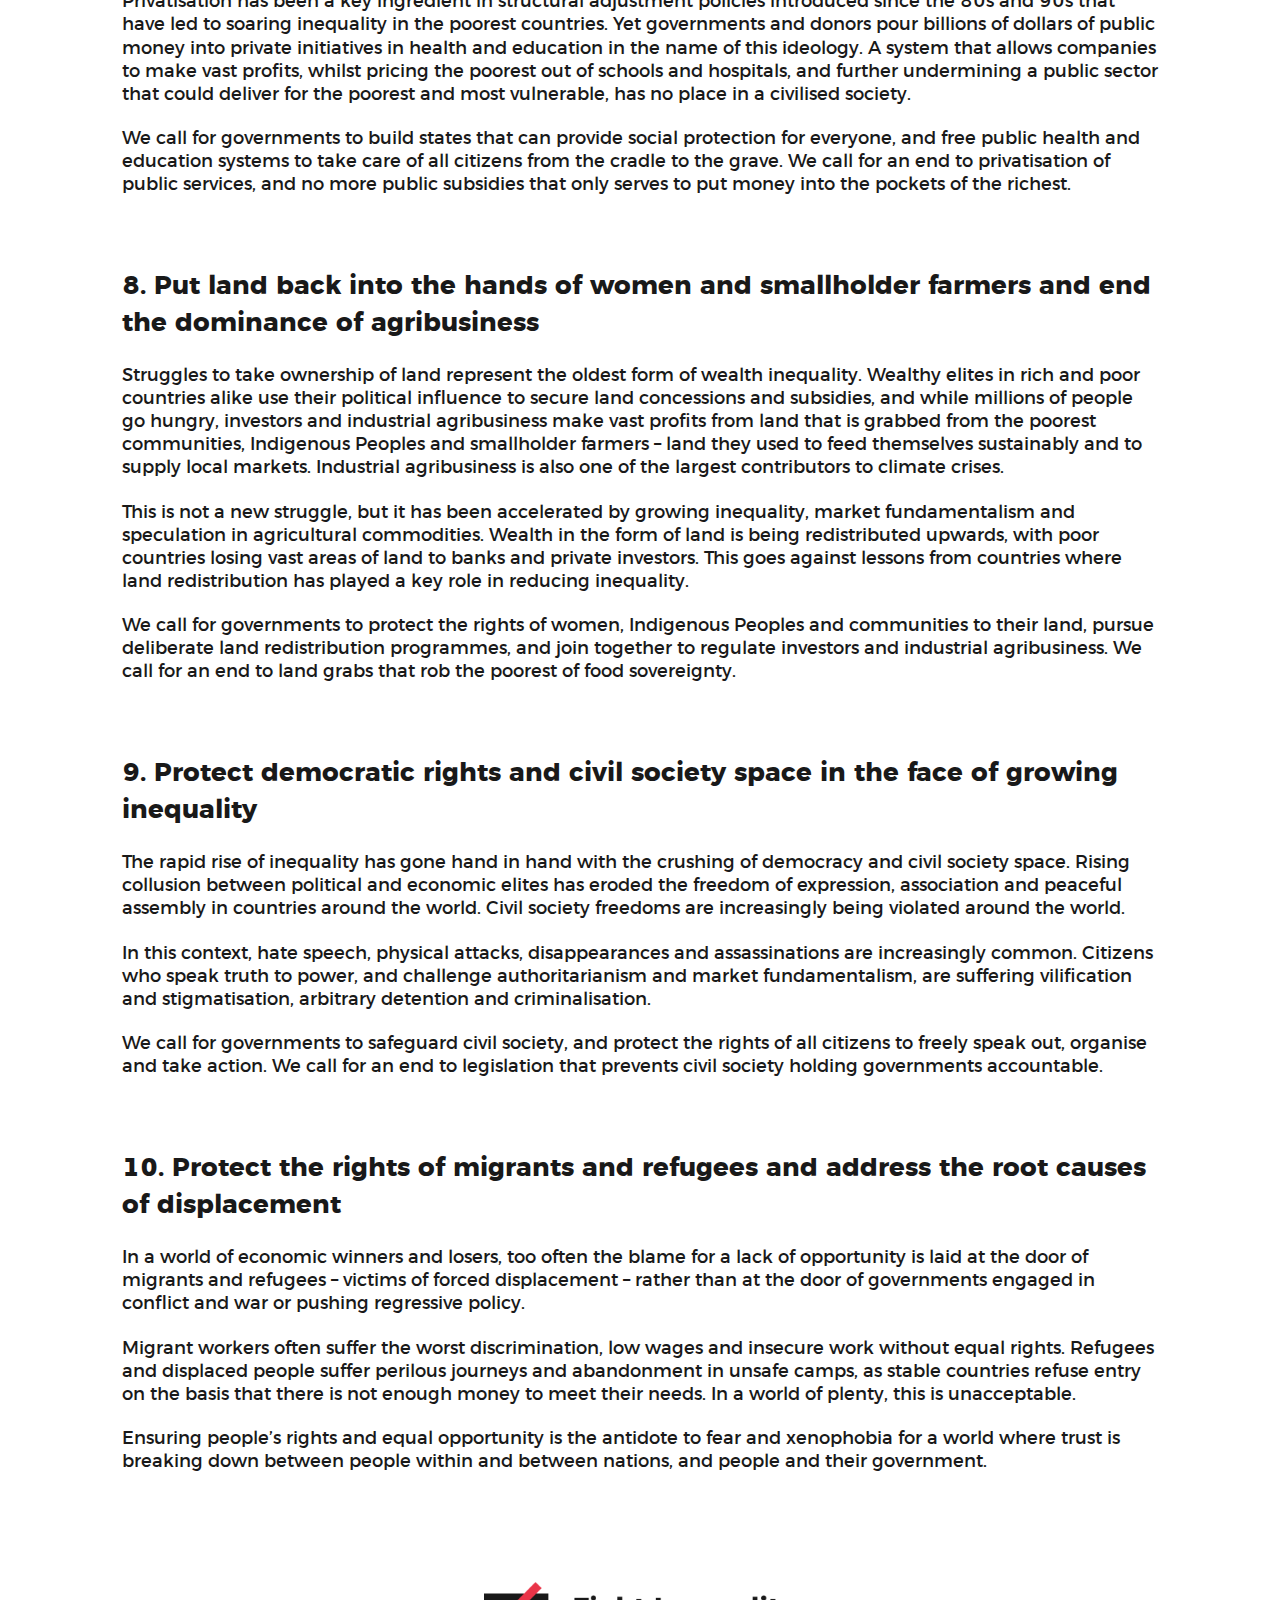
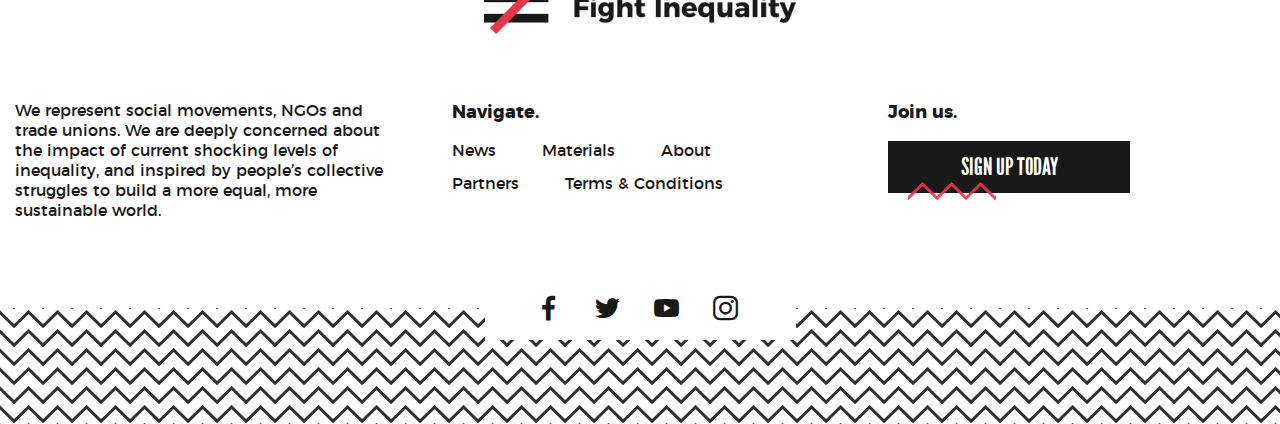
<file: vision.html>
<!DOCTYPE html>
<html>
<head>
  <meta charset="utf-8">
  <meta name="viewport" content="width=device-width, initial-scale=1.0">
  <title>FightInequality</title>
  <link href="https://fonts.googleapis.com/css?family=Oswald" rel="stylesheet">
  <link media="all" rel="stylesheet" href="css/main.css">
  <script src="http://ajax.googleapis.com/ajax/libs/jquery/3.2.1/jquery.min.js" defer></script>
  <script>window.jQuery || document.write('<script src="js/jquery-3.2.1.min.js" defer><\/script>')</script>
  <script src="js/jquery.main.js" defer></script>
</head>
<body>
  <div id="wrapper">
    <header id="header">
      <div class="container">
        <div class="logo"><a href="#"><img src="images/logo.png" alt="fight inequality"></a></div>
        <nav id="nav">
          <a href="#" class="nav-opener"><span></span></a>
          <div class="nav-drop">
            <ul>
              <li><a href="about.html" class="active">About</a></li>
              <li><a href="news.html">News &amp; Materials</a></li>
              <li><a href="partners.html">Partners</a></li>
            </ul>
          </div>
        </nav>
      </div>
    </header>
    <main id="main">
      <span class="bg-pattern"></span>
      <div class="block">
        <div class="container">
          <div class="text-holder">
            <h1>Our vision</h1>
            <strong class="title">Towards a common platform for action:<br>Standing together to fight inequality</strong>
            <p>For centuries too many people have lived and died in poverty on the margins of society, robbed of dignity and opportunity because they are born girls, born into poverty, or suffer discrimination because of their caste, race, sexual identity, indigenous group or religion. Today these age-old disparities have been further entrenched by an acute concentration of wealth and power into the hands of a small elite.</p>
            <p>This is no accident. Collusion between political and economic elites has led to the undermining of democracy and the creation of economic ideology and systems that have pushed a blind faith in markets and money so far, that over the last 30 years they have caused an inequality explosion. They have sold an ideology and an economic system to the world that allows them to amass more wealth and power, while keeping the many marginalised and poor.</p>
            <p>This ideology has driven a race to the bottom on wages for most people whilst the number of billionaires continues to rise. It has given unprecedented lobby power to large multinational companies, whilst eroding the state and necessary regulation. It has created an elaborate network of secretive tax havens, driven privatisation of vital public services, and denied communities access to and control over the natural resources they need to live a decent life. The dominance of this ideology has created a grotesquely unequal world, fuelling climate change, poverty and human rights violations.</p>
            <p>Inequality has deep roots. Gender inequality persists universally, and is further entrenched by the increased concentration of power and wealth. Women experience inequality in urban areas, rural areas, in schooling, in high-level and low-level jobs, in marriage &amp; family, in exposure to unconstrained violence, with the resulting fear and psychological impacts not only being deep and broadly-felt, but also widely accepted as normal.</p>
            <p>Systems of oppression and inequalities have existed in different forms and shapes throughout history. But people have worked together in broad alliances and movements many times before and built the collective power of people to achieve amazing victories against slavery, colonialism, apartheid, for LGBTQI rights, women’s rights, indigenous rights and labour rights to name a few. But whilst these agendas have seen some successes, more work needs to be done even on these issues, as the powerful have adjusted to create new systems of oppression in response. We have now reached such extremes of inequality that a more concerted fight back must create the just and sustainable world we need. We must achieve systemic change on this scale again.</p>
            <p>We stand together to reject the economic discourse in whose name rich elites and large multinational corporations have pursued profit and power, by destroying the climate and trampling on the rights of women, workers and Indigenous Peoples.</p>
            <p>We stand together to demand an end to a system that allows the powerful to conspire to keep people poor and silent by destroying the social contract between citizens and the state, and trampling on free speech and free association.</p>
            <p>We stand together to build a world of greater equality – where all people’s rights are respected and fulfilled, a world of shared prosperity, opportunity and dignity, living within the planet’s boundaries.</p>
            <p>We stand together with people - activists, social movements, feminists, Indigenous Peoples and workers everywhere to demand a new economic model that realigns economic benefits in the interests of people, peace and democracy. We stand together with people already engaged in many movements around the world to create these changes. We stand together to build the collective power of people to hold governments accountable and achieve the changes envisioned below, and more that can and must be done to create a better world.</p>
            <p>We call on governments around the world to:</p>
            <ol>
              <li>
                <strong class="title">Take concrete action to close the gap between the richest and the rest</strong>
                <p>Inequality is out of control. In 2015 the richest 1% had more wealth than the rest of the world, and more than 700 million people were living in extreme poverty. And this extreme gulf between the haves and have nots has been widening with alarming speed over the past 30 years. Too often we find that women and excluded groups are the most impacted. Climate change is also widening the inequality gap as those who contributed the least to it are paying the highest price.</p>
                <p>Drastically reducing inequality would benefit the whole of humanity. It is widely accepted that extreme economic inequality corrupts politics, reduces media freedom, hinders economic growth and stifles social mobility. It fuels crime and violent conflict, and stands in the way of the fight against poverty and sustainable development. Change will only come if governments take deliberate action to redistribute wealth, and put a range of progressive policies in place before economic inequality is past the point of no return.</p>
                <p>We call for national plans to reduce extreme inequality. We call for social and economic policy-making that factors in the impact on inequality.</p>
              </li>
              <li>
                <strong class="title">Reject market fundamentalism, and build economic alternatives that put people and planet first</strong>
                <p>Economic and political thinking remains dominated by a market fundamentalist ideology that insists deregulation, privatisation, and allowing the market to operate free from government intervention is the best and only path to sustained growth and shared prosperity. The evidence shows this to be untrue, and this ideology stands in the way of poverty and inequality reduction.</p>
                <p>Pro-market policies imposed by international financial institutions have created avenues for wealth creation for elites at the expense of the majority everywhere in the world. For example, Latin America, Asia, Africa and the former Soviet bloc saw market fundamentalist policies imposed by creditors after the debt crises of the 80s and 90s. The result was soaring levels of economic inequality across the board, and huge increases in poverty directly resulting from a redistribution of wealth in favour of the richest. Many diverse actors have now recognized rising inequality as a risk to social cohesion, and political and economic stability. Now is the time for a rejection of the market fundamentalist policies that are condemning generations of people to live and die in poverty.</p>
                <p>We call for a just economic system that fights poverty and inequality, and makes the market a servant of the people, rather than making people slaves to the market. We call for an end to the ideology that demands cuts in public spending, deregulation, privatisation, tax breaks for the wealthy, and a race to the bottom on environmental standards and human rights.</p>
              </li>
              <li>
                <strong class="title">Build just economies that do not discriminate against and exploit women</strong>
                <p>The same market fundamentalism ideology that creates the gap between the richest and the rest also relies on and further entrenches patriarchy - it undermines the rights of women, achieving economic growth off the back of an unfair burden of unpaid care work and poverty wages for women.</p>
                <p>For many years, the faces of workers in the lowest-paid, most precarious and dangerous jobs, unprotected by labour laws, have been the faces of women and girls. Around the world women and girls put in hours of unpaid care work each week that yields billions for the global economy and earns them absolutely no income. Rather than recognising, protecting and rewarding their economic contribution, market fundamentalism has hit women and girls hardest by stripping away policies like paid maternity leave, childcare, and free health and education.</p>
                <p>We call for a fair economy that recognises, reduces and redistributes unpaid care work, and social and economic policies that invest in and protect women and girls. We call for an end to economic slavery of women and girls, that sees them toiling without reward to put money into the pockets of the richest companies and individuals.</p>
              </li>
              <li>
                <strong class="title">Stop climate catastrophe by protecting affected communities and ending the undue influence of the fossil fuel industry</strong>
                <p>Climate change is a crisis of inequality. The greenhouse gas emissions of the ‘haves’ are creating dangerous changes to the climate that hit the ‘have-nots’ hardest, as floods and droughts decimate their lives and livelihoods.</p>
                <p>Yet governments everywhere are putting the interests of corporations who benefit from the destructive status quo ahead of the interests of people. They spend billions of dollars of public money on subsidies for fossil fuels, rather than investing in the transition to sustainable alternatives. At the same time, companies and elites that profit from fossil fuels are using the market fundamentalist rulebook- such as the unfair agreements of the World Trade Organization and selling false solutions - to undermine the shift to clean, renewable energy. Communities must have a stake in these alternative solutions.</p>
                <p>In the meantime, many countries are already disproportionately impacted by a climate crisis they did not cause and need climate finance in order to adapt and increase their resilience to its impacts.</p>
                <p>We call for climate justice, where those countries that have done the most to cause climate change take their fair share of climate action. The richest must reduce consumption to ensure that resources are shared equitably and in line with planetary boundaries. Governments must curb the influence of the fossil fuel industry. We call for an end to fossil fuel subsidies, and a reinvestment of public money in sustainable alternatives to protect people and planet.</p>
              </li>
              <li>
                <strong class="title">Make worker’s rights the cornerstone of our economic model and end corporate greed</strong>
                <p>The oppression of workers around the world is a human injustice, as well as an intentional strategy by rich elites and corporations to remove opposition to the skewed system that offers dwindling wages to the many, while rich corporations rake in record profits and pay their top executives obscene rewards. Work has become increasingly casualised and informal, with young people and women being hit hardest.</p>
                <p>Unions and collective bargaining help redress this imbalance and keep inequality in check, but around the world, workers are facing violations of fundamental rights at work and a crackdown on their right to organize and collectively bargain. For millions of people, the consequences of standing up against unfair conditions can be total loss of income, and persecution.</p>
                <p>We call for labour rights and the rule of law for all workers, inclusive of a minimum living wage, social protection and collective bargaining, including the right strike. We call for mandated due diligence for multinationals and an end to today’s grotesque levels of corporate profit, executive pay and rewards, which are profits built on poverty wages and the erosion of decent work.</p>
              </li>
              <li>
                <strong class="title">Make worker’s rights the cornerstone of our economic model and end corporate greed</strong>
                <p>The shady world of tax havens and banking secrecy, and flawed fiscal policy that hands out tax cuts for the rich whilst hitting the poor with spending cuts, are some of the most deeply-rooted and corrosive consequences of market fundamentalism. Today, our rigged economy is using the very tools needed to level the playing field, to redistribute money upwards, within and between countries.</p>
                <p>Countries have reduced income inequality by making the right tax and spending decisions. Cracking down on tax dodging by multinationals would go a long way to fill the gaping holes in budgets of rich and poor countries alike. But whilst large corporations and the richest are able to write the tax rules, and to defend regressive and unfair taxation in the name of economic growth, inequality will continue to accelerate.</p>
                <p>We call for a tax system that puts the brakes on runaway inequality, by increasing or creating tax on wealth, capital and profits of the richest companies and individuals. We call for the creation of progressive tax systems that ensures each company and individual pays their fair share of taxes. We call for an end to tax secrecy, tax havens and illicit financial flows that allow billions of dollars of tax dodging each year, strangling public budgets needed to fund vital public services and pushing people into poverty.</p>
              </li>
              <li>
                <strong class="title">Reject privatisation of essential services, build strong responsible states and ensure social protection for all</strong>
                <p>The destruction of the role of the state, and privatisation of services like health and education, is grounded in market fundamentalist dogma and an unquestioning belief that markets should be introduced into all spheres of life. This zeal for privatisation is taking away the tools and social protection needed to roll back the worst extremes of poverty and inequality.</p>
                <p>Privatisation has been a key ingredient in structural adjustment policies introduced since the 80s and 90s that have led to soaring inequality in the poorest countries. Yet governments and donors pour billions of dollars of public money into private initiatives in health and education in the name of this ideology. A system that allows companies to make vast profits, whilst pricing the poorest out of schools and hospitals, and further undermining a public sector that could deliver for the poorest and most vulnerable, has no place in a civilised society.</p>
                <p>We call for governments to build states that can provide social protection for everyone, and free public health and education systems to take care of all citizens from the cradle to the grave. We call for an end to privatisation of public services, and no more public subsidies that only serves to put money into the pockets of the richest.</p>
              </li>
              <li>
                <strong class="title">Put land back into the hands of women and smallholder farmers and end the dominance of agribusiness</strong>
                <p>Struggles to take ownership of land represent the oldest form of wealth inequality. Wealthy elites in rich and poor countries alike use their political influence to secure land concessions and subsidies, and while millions of people go hungry, investors and industrial agribusiness make vast profits from land that is grabbed from the poorest communities, Indigenous Peoples and smallholder farmers – land they used to feed themselves sustainably and to supply local markets. Industrial agribusiness is also one of the largest contributors to climate crises.</p>
                <p>This is not a new struggle, but it has been accelerated by growing inequality, market fundamentalism and speculation in agricultural commodities. Wealth in the form of land is being redistributed upwards, with poor countries losing vast areas of land to banks and private investors. This goes against lessons from countries where land redistribution has played a key role in reducing inequality.</p>
                <p>We call for governments to protect the rights of women, Indigenous Peoples and communities to their land, pursue deliberate land redistribution programmes, and join together to regulate investors and industrial agribusiness. We call for an end to land grabs that rob the poorest of food sovereignty.</p>
              </li>
              <li>
                <strong class="title">Protect democratic rights and civil society space in the face of growing inequality</strong>
                <p>The rapid rise of inequality has gone hand in hand with the crushing of democracy and civil society space. Rising collusion between political and economic elites has eroded the freedom of expression, association and peaceful assembly in countries around the world. Civil society freedoms are increasingly being violated around the world.</p>
                <p>In this context, hate speech, physical attacks, disappearances and assassinations are increasingly common. Citizens who speak truth to power, and challenge authoritarianism and market fundamentalism, are suffering vilification and stigmatisation, arbitrary detention and criminalisation.</p>
                <p>We call for governments to safeguard civil society, and protect the rights of all citizens to freely speak out, organise and take action. We call for an end to legislation that prevents civil society holding governments accountable.</p>
              </li>
              <li>
                <strong class="title">Protect the rights of migrants and refugees and address the root causes of displacement</strong>
                <p>In a world of economic winners and losers, too often the blame for a lack of opportunity is laid at the door of migrants and refugees – victims of forced displacement – rather than at the door of governments engaged in conflict and war or pushing regressive policy.</p>
                <p>Migrant workers often suffer the worst discrimination, low wages and insecure work without equal rights. Refugees and displaced people suffer perilous journeys and abandonment in unsafe camps, as stable countries refuse entry on the basis that there is not enough money to meet their needs. In a world of plenty, this is unacceptable.</p>
                <p>Ensuring people’s rights and equal opportunity is the antidote to fear and xenophobia for a world where trust is breaking down between people within and between nations, and people and their government.</p>
              </li>
            </ol>
          </div>
        </div>
      </div>
    </main>
    <footer id="footer">
      <div class="container">
        <div class="logo">
          <a href="#">
            <img src="images/logo.png" alt="fight inequality">
          </a>
        </div>
        <div class="meta-columns">
          <div class="col">
            <div class="text-holder">
              <p>We represent social movements, NGOs and trade unions. We are deeply concerned about the impact of current shocking levels of inequality, and inspired by people’s collective struggles to build a more equal, more sustainable world. </p>
            </div>
          </div>
          <div class="col">
            <nav class="footer-nav">
              <strong class="footer-title">Navigate.</strong>
              <ul>
                <li><a href="news.html">News</a></li>
                <li><a href="news.html#materials">Materials</a></li>
                <li><a href="about.html">About</a></li>
                <li><a href="partners.html">Partners</a></li>
                <li><a href="terms.html">Terms &amp; Conditions</a></li>
              </ul>
            </nav>
          </div>
          <div class="col">
            <strong class="footer-title">Join us.</strong>
            <a href="index.html#join" class="btn">sign up today</a>
          </div>
        </div>
        <ul class="social-networks">
          <li><a href="https://www.facebook.com/fightinequalityalliance/"><i class="icon-facebook"></i></a></li>
          <li><a href="https://twitter.com/fightinequalit1"><i class="icon-twitter"></i></a></li>
          <li><a href="https://www.youtube.com/channel/UC8_1aBWxRP4c-Kv-Yv3sYtA"><i class="icon-youtube"></i></a></li>
          <li><a href="https://www.instagram.com/explore/tags/fightinequality/"><i class="icon-instagram"></i></a></li>
        </ul>
      </div>
    </footer>
  </div>
</body>
</html>
</file>
